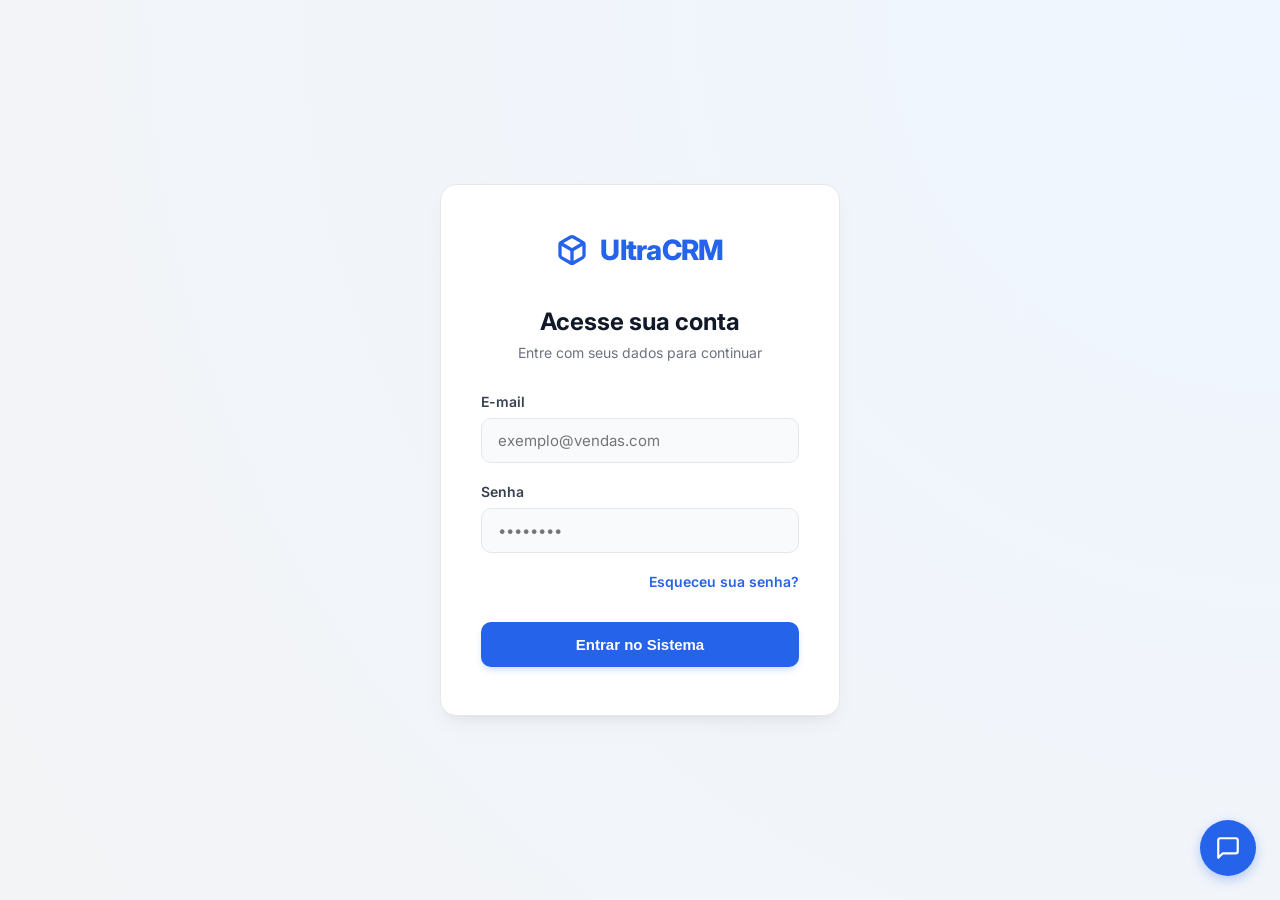
<file: index.html>
<!DOCTYPE html>
<html lang="pt-BR">
<head>
    <meta charset="UTF-8">
    <meta name="viewport" content="width=device-width, initial-scale=1.0">
    <title>Login - UltraCRM</title>
    <link rel="preconnect" href="https://fonts.googleapis.com">
    <link rel="preconnect" href="https://fonts.gstatic.com" crossorigin>
    <link href="https://fonts.googleapis.com/css2?family=Inter:wght@400;500;600;700&display=swap" rel="stylesheet">
    <style>
        :root {
            --bg-body: #F3F4F6;
            --bg-surface: #FFFFFF;
            --text-main: #111827;
            --text-muted: #6B7280;
            --border-color: #E5E7EB;
            --primary: #2563EB;
            --primary-hover: #1D4ED8;
            --focus-ring: rgba(37, 99, 235, 0.2);
        }
        * { box-sizing: border-box; margin: 0; padding: 0; }
        body { 
            font-family: 'Inter', sans-serif; 
            background: radial-gradient(circle at top right, #EFF6FF 0%, #F3F4F6 100%);
            color: var(--text-main); 
            display: flex; 
            align-items: center; 
            justify-content: center; 
            min-height: 100vh; 
        }
        .auth-container { 
            background: var(--bg-surface); 
            width: 100%; 
            max-width: 400px; 
            padding: 3rem 2.5rem; 
            border-radius: 16px; 
            box-shadow: 0 10px 25px -5px rgba(0, 0, 0, 0.05), 0 8px 10px -6px rgba(0, 0, 0, 0.05); 
            border: 1px solid var(--border-color); 
        }
        .logo { 
            font-size: 1.75rem; 
            font-weight: 800; 
            color: var(--primary); 
            text-align: center; 
            margin-bottom: 2.5rem; 
            display: flex; 
            align-items: center; 
            justify-content: center; 
            gap: 0.75rem; 
            letter-spacing: -0.025em;
        }
        .logo svg { width: 32px; height: 32px; }
        .header { text-align: center; margin-bottom: 2rem; }
        .header h1 { font-size: 1.5rem; font-weight: 700; margin-bottom: 0.5rem; color: #111827; }
        .header p { color: var(--text-muted); font-size: 0.875rem; }
        .form-group { margin-bottom: 1.25rem; }
        .form-group label { display: block; font-size: 0.875rem; font-weight: 600; margin-bottom: 0.5rem; color: #374151; }
        .form-group input { 
            width: 100%; 
            padding: 0.75rem 1rem; 
            border: 1px solid var(--border-color); 
            border-radius: 10px; 
            font-size: 0.9375rem; 
            font-family: inherit; 
            transition: all 0.2s; 
            outline: none; 
            background: #F9FAFB;
        }
        .form-group input:focus { 
            border-color: var(--primary); 
            background: #FFFFFF;
            box-shadow: 0 0 0 4px var(--focus-ring); 
        }
        .forgot-link { 
            display: block; 
            text-align: right; 
            font-size: 0.875rem; 
            color: var(--primary); 
            text-decoration: none; 
            font-weight: 600; 
            margin-bottom: 2rem; 
        }
        .forgot-link:hover { text-decoration: underline; }
        .btn-primary { 
            width: 100%; 
            background: var(--primary); 
            color: white; 
            border: none; 
            padding: 0.875rem; 
            border-radius: 10px; 
            font-size: 0.9375rem; 
            font-weight: 700; 
            cursor: pointer; 
            transition: all 0.2s; 
            box-shadow: 0 4px 6px -1px rgba(37, 99, 235, 0.2);
        }
        .btn-primary:hover { 
            background: var(--primary-hover); 
            transform: translateY(-1px);
            box-shadow: 0 10px 15px -3px rgba(37, 99, 235, 0.3);
        }
        .btn-primary:active { transform: translateY(0); }
        @media (max-width: 480px) {
            body { padding: 1rem; }
            .auth-container { padding: 2.5rem 1.5rem; border-radius: 12px; }
            .logo { font-size: 1.5rem; margin-bottom: 2rem; }
            .logo svg { width: 28px; height: 28px; }
            .header h1 { font-size: 1.25rem; }
            .header { margin-bottom: 1.5rem; }
        }
    </style>
</head>
<body>
    <div class="auth-container">
        <div class="logo">
            <svg viewBox="0 0 24 24" fill="none" stroke="currentColor" stroke-width="2.5" stroke-linecap="round" stroke-linejoin="round"><path d="M21 16V8a2 2 0 0 0-1-1.73l-7-4a2 2 0 0 0-2 0l-7 4A2 2 0 0 0 3 8v8a2 2 0 0 0 1 1.73l7 4a2 2 0 0 0 2 0l7-4A2 2 0 0 0 21 16z"></path><polyline points="3.27 6.96 12 12.01 20.73 6.96"></polyline><line x1="12" y1="22.08" x2="12" y2="12"></line></svg>
            UltraCRM
        </div>
        <div class="header">
            <h1>Acesse sua conta</h1>
            <p>Entre com seus dados para continuar</p>
        </div>
        <form action="auth/2fa.html">
            <div class="form-group">
                <label for="email">E-mail</label>
                <input type="email" id="email" placeholder="exemplo@vendas.com" required>
            </div>
            <div class="form-group">
                <label for="password">Senha</label>
                <input type="password" id="password" placeholder="••••••••" required>
            </div>
            <a href="auth/forgot.html" class="forgot-link">Esqueceu sua senha?</a>
            <button type="submit" class="btn-primary">Entrar no Sistema</button>
        </form>
    </div>
    <!-- Chat Bubble Widget -->
    <script src="chat-bubble.js" defer></script>
</body>
</html>
</file>
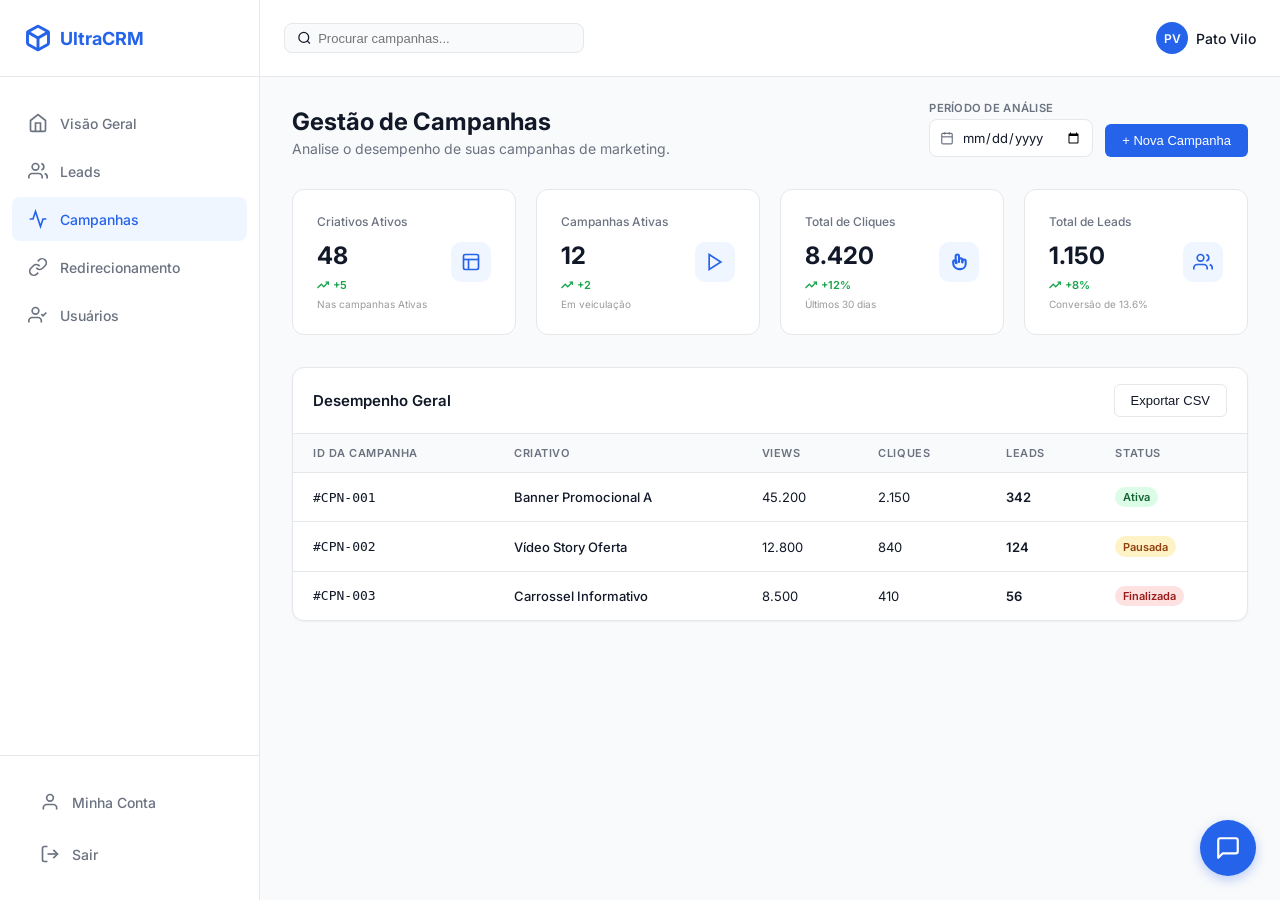
<file: campanhas.html>
<!DOCTYPE html>
<html lang="pt-BR">
<head>
    <meta charset="UTF-8">
    <meta name="viewport" content="width=device-width, initial-scale=1.0">
    <title>Campanhas - UltraCRM</title>
    <link rel="preconnect" href="https://fonts.googleapis.com">
    <link rel="preconnect" href="https://fonts.gstatic.com" crossorigin>
    <link href="https://fonts.googleapis.com/css2?family=Inter:wght@400;500;600;700&display=swap" rel="stylesheet">
    <link rel="stylesheet" href="styles.css">
    <style>
        .filter-group { display: flex; flex-direction: column; gap: 4px; }
        .filter-label { font-size: 0.7rem; font-weight: 600; color: var(--text-muted); text-transform: uppercase; letter-spacing: 0.025em; }
        .custom-date-input {
            position: relative;
            display: flex;
            align-items: center;
            background: white;
            border: 1px solid var(--border-color);
            border-radius: 8px;
            padding: 0 10px;
            height: 38px;
            transition: all 0.2s;
            cursor: pointer;
        }
        .custom-date-input:focus-within { border-color: var(--primary); box-shadow: 0 0 0 3px rgba(37, 99, 235, 0.1); }
        .custom-date-input svg { color: var(--text-muted); margin-right: 8px; }
        .custom-date-input input {
            border: none;
            outline: none;
            background: transparent;
            font-size: 0.8125rem;
            color: var(--text-main);
            font-family: inherit;
            width: 120px;
            cursor: pointer;
        }
    </style>
    <script src="scripts.js" defer></script>
</head>
<body>
    <div class="layout-wrapper">
        <!-- Sidebar -->
        <aside class="sidebar" id="sidebar">
            <div class="sidebar-header">
                <a href="index.html" class="logo">
                    <svg viewBox="0 0 24 24" fill="none" stroke="currentColor" stroke-width="2.5" stroke-linecap="round" stroke-linejoin="round"><path d="M21 16V8a2 2 0 0 0-1-1.73l-7-4a2 2 0 0 0-2 0l-7 4A2 2 0 0 0 3 8v8a2 2 0 0 0 1 1.73l7 4a2 2 0 0 0 2 0l7-4A2 2 0 0 0 21 16z"></path><polyline points="3.27 6.96 12 12.01 20.73 6.96"></polyline><line x1="12" y1="22.08" x2="12" y2="12"></line></svg>
                    <h2>UltraCRM</h2>
                </a>
                <div class="close-sidebar" id="closeSidebar">
                    <svg viewBox="0 0 24 24" fill="none" stroke="currentColor" stroke-width="2" width="24" height="24"><line x1="18" y1="6" x2="6" y2="18"></line><line x1="6" y1="6" x2="18" y2="18"></line></svg>
                </div>
            </div>
            <nav class="nav-links">
                <li class="nav-item"><a href="dashboard.html" class="nav-link"><svg viewBox="0 0 24 24" fill="none" stroke="currentColor" stroke-width="2"><path d="M3 9l9-7 9 7v11a2 2 0 0 1-2 2H5a2 2 0 0 1-2-2z"></path><polyline points="9 22 9 12 15 12 15 22"></polyline></svg> Visão Geral</a></li>
                <li class="nav-item"><a href="leads.html" class="nav-link"><svg viewBox="0 0 24 24" fill="none" stroke="currentColor" stroke-width="2"><path d="M17 21v-2a4 4 0 0 0-4-4H5a4 4 0 0 0-4 4v2"></path><circle cx="9" cy="7" r="4"></circle><path d="M23 21v-2a4 4 0 0 0-3-3.87"></path><path d="M16 3.13a4 4 0 0 1 0 7.75"></path></svg> Leads</a></li>
                <li class="nav-item"><a href="campanhas.html" class="nav-link active"><svg viewBox="0 0 24 24" fill="none" stroke="currentColor" stroke-width="2"><polyline points="22 12 18 12 15 21 9 3 6 12 2 12"></polyline></svg> Campanhas</a></li>
                <li class="nav-item"><a href="redirecionamento.html" class="nav-link"><svg viewBox="0 0 24 24" fill="none" stroke="currentColor" stroke-width="2"><path d="M10 13a5 5 0 0 0 7.54.54l3-3a5 5 0 0 0-7.07-7.07l-1.72 1.71"></path><path d="M14 11a5 5 0 0 0-7.54-.54l-3 3a5 5 0 0 0 7.07 7.07l1.71-1.71"></path></svg> Redirecionamento</a></li>
                <li class="nav-item"><a href="usuarios.html" class="nav-link"><svg viewBox="0 0 24 24" fill="none" stroke="currentColor" stroke-width="2"><path d="M16 21v-2a4 4 0 0 0-4-4H5a4 4 0 0 0-4 4v2"></path><circle cx="9" cy="7" r="4"></circle><polyline points="16 11 18 13 22 9"></polyline></svg> Usuários</a></li>
            </nav>
            <div class="sidebar-footer">
                <a href="conta.html" class="nav-link"><svg viewBox="0 0 24 24" fill="none" stroke="currentColor" stroke-width="2"><path d="M20 21v-2a4 4 0 0 0-4-4H8a4 4 0 0 0-4 4v2"></path><circle cx="12" cy="7" r="4"></circle></svg> Minha Conta</a>
                <a href="index.html" class="nav-link" style="margin-top: 0.5rem;"><svg viewBox="0 0 24 24" fill="none" stroke="currentColor" stroke-width="2"><path d="M9 21H5a2 2 0 0 1-2-2V5a2 2 0 0 1 2-2h4"></path><polyline points="16 17 21 12 16 7"></polyline><line x1="21" y1="12" x2="9" y2="12"></line></svg> Sair</a>
            </div>
        </aside>

        <!-- Main Content -->
        <main class="main-content">
            <header class="top-nav">
                <div style="display: flex; align-items: center;">
                    <div class="mobile-toggle" id="mobileToggle">
                        <svg viewBox="0 0 24 24" fill="none" stroke="currentColor" stroke-width="2" width="24" height="24"><line x1="3" y1="12" x2="21" y2="12"></line><line x1="3" y1="6" x2="21" y2="6"></line><line x1="3" y1="18" x2="21" y2="18"></line></svg>
                    </div>
                    <div class="search-bar">
                        <svg viewBox="0 0 24 24" fill="none" stroke="currentColor" stroke-width="2" width="16" height="16"><circle cx="11" cy="11" r="8"></circle><line x1="21" y1="21" x2="16.65" y2="16.65"></line></svg>
                        <input type="text" placeholder="Procurar campanhas...">
                    </div>
                </div>
                <div class="top-nav-right">
                    <a href="conta.html" style="text-decoration: none; color: inherit;">
                        <div class="user-profile">
                            <div class="user-avatar">PV</div>
                            <div class="user-info">
                                <span>Pato Vilo</span>
                            </div>
                        </div>
                    </a>
                </div>
            </header>

            <div class="container">
                <div class="page-header">
                    <div>
                        <h1>Gestão de Campanhas</h1>
                        <p>Analise o desempenho de suas campanhas de marketing.</p>
                    </div>
                    <div style="display: flex; gap: 0.75rem; align-items: flex-end;">
                        <div class="filter-group">
                            <label class="filter-label">Período de Análise</label>
                            <div class="custom-date-input" onclick="this.querySelector('input').showPicker()">
                                <svg viewBox="0 0 24 24" fill="none" stroke="currentColor" stroke-width="2" width="14" height="14"><rect x="3" y="4" width="18" height="18" rx="2" ry="2"></rect><line x1="16" y1="2" x2="16" y2="6"></line><line x1="8" y1="2" x2="8" y2="6"></line><line x1="3" y1="10" x2="21" y2="10"></line></svg>
                                <input type="date" id="campaignDateFilter">
                            </div>
                        </div>
                        <button class="btn btn-primary" onclick="openModal('newCampaignModal')">+ Nova Campanha</button>
                    </div>
                </div>

                <div class="p-stats-grid">
                    <div class="p-stat-card p-card-white">
                        <div class="p-stat-info">
                            <span class="p-stat-title">Criativos Ativos</span>
                            <span class="p-stat-value" id="val-criativos">48</span>
                            <span class="p-stat-trend">
                                <svg viewBox="0 0 24 24" fill="none" stroke="currentColor" stroke-width="2.5" width="12" height="12"><polyline points="23 6 13.5 15.5 8.5 10.5 1 18"></polyline><polyline points="17 6 23 6 23 12"></polyline></svg>
                                +5
                            </span>
                            <span class="p-stat-subtext">Nas campanhas Ativas</span>
                        </div>
                        <div class="p-stat-icon-box">
                            <svg viewBox="0 0 24 24" fill="none" stroke="currentColor" stroke-width="2"><rect x="3" y="3" width="18" height="18" rx="2" ry="2"></rect><line x1="3" y1="9" x2="21" y2="9"></line><line x1="9" y1="21" x2="9" y2="9"></line></svg>
                        </div>
                    </div>
                    <div class="p-stat-card p-card-white">
                        <div class="p-stat-info">
                            <span class="p-stat-title">Campanhas Ativas</span>
                            <span class="p-stat-value" id="val-campanhas">12</span>
                            <span class="p-stat-trend">
                                <svg viewBox="0 0 24 24" fill="none" stroke="currentColor" stroke-width="2.5" width="12" height="12"><polyline points="23 6 13.5 15.5 8.5 10.5 1 18"></polyline><polyline points="17 6 23 6 23 12"></polyline></svg>
                                +2
                            </span>
                            <span class="p-stat-subtext">Em veiculação</span>
                        </div>
                        <div class="p-stat-icon-box">
                            <svg viewBox="0 0 24 24" fill="none" stroke="currentColor" stroke-width="2"><polygon points="5 3 19 12 5 21 5 3"></polygon></svg>
                        </div>
                    </div>
                    <div class="p-stat-card p-card-white">
                        <div class="p-stat-info">
                            <span class="p-stat-title">Total de Cliques</span>
                            <span class="p-stat-value" id="val-cliques">8.420</span>
                            <span class="p-stat-trend">
                                <svg viewBox="0 0 24 24" fill="none" stroke="currentColor" stroke-width="2.5" width="12" height="12"><polyline points="23 6 13.5 15.5 8.5 10.5 1 18"></polyline><polyline points="17 6 23 6 23 12"></polyline></svg>
                                +12%
                            </span>
                            <span class="p-stat-subtext">Últimos 30 dias</span>
                        </div>
                        <div class="p-stat-icon-box">
                            <svg viewBox="0 0 24 24" fill="none" stroke="currentColor" stroke-width="2.5" stroke-linecap="round" stroke-linejoin="round" width="24" height="24"><path d="M8 13V5a2 2 0 0 1 4 0v7"/><path d="M12 11.5v-2a2 2 0 0 1 4 0v2.5"/><path d="M16 12.5v-1.5a2 2 0 0 1 4 0v3.5a6 6 0 0 1-6 6h-2a7 7 0 0 1-7-7v-1.5a2 2 0 0 1 4 0v1.5"/></svg>
                        </div>
                    </div>
                    <div class="p-stat-card p-card-white">
                        <div class="p-stat-info">
                            <span class="p-stat-title">Total de Leads</span>
                            <span class="p-stat-value" id="val-leads">1.150</span>
                            <span class="p-stat-trend">
                                <svg viewBox="0 0 24 24" fill="none" stroke="currentColor" stroke-width="2.5" width="12" height="12"><polyline points="23 6 13.5 15.5 8.5 10.5 1 18"></polyline><polyline points="17 6 23 6 23 12"></polyline></svg>
                                +8%
                            </span>
                            <span class="p-stat-subtext">Conversão de 13.6%</span>
                        </div>
                        <div class="p-stat-icon-box">
                            <svg viewBox="0 0 24 24" fill="none" stroke="currentColor" stroke-width="2"><path d="M17 21v-2a4 4 0 0 0-4-4H5a4 4 0 0 0-4 4v2"></path><circle cx="9" cy="7" r="4"></circle><path d="M23 21v-2a4 4 0 0 0-3-3.87"></path><path d="M16 3.13a4 4 0 0 1 0 7.75"></path></svg>
                        </div>
                    </div>
                </div>

                <div class="card-table">
                    <div class="card-header">
                        <h3>Desempenho Geral</h3>
                        <button class="btn btn-outline" onclick="exportTableToCSV('campaignsTable', 'campanhas.csv')">Exportar CSV</button>
                    </div>
                    <div class="table-responsive">
                        <table class="table" id="campaignsTable">
                            <thead>
                                <tr>
                                    <th>ID DA CAMPANHA</th>
                                    <th>CRIATIVO</th>
                                    <th>VIEWS</th>
                                    <th>CLIQUES</th>
                                    <th>LEADS</th>
                                    <th>STATUS</th>
                                </tr>
                            </thead>
                            <tbody>
                                <tr>
                                    <td style="font-family: monospace;">#CPN-001</td>
                                    <td style="font-weight: 500;">Banner Promocional A</td>
                                    <td>45.200</td>
                                    <td>2.150</td>
                                    <td style="font-weight: 600;">342</td>
                                    <td><span class="badge badge-green">Ativa</span></td>
                                </tr>
                                <tr>
                                    <td style="font-family: monospace;">#CPN-002</td>
                                    <td style="font-weight: 500;">Vídeo Story Oferta</td>
                                    <td>12.800</td>
                                    <td>840</td>
                                    <td style="font-weight: 600;">124</td>
                                    <td><span class="badge badge-yellow">Pausada</span></td>
                                </tr>
                                <tr>
                                    <td style="font-family: monospace;">#CPN-003</td>
                                    <td style="font-weight: 500;">Carrossel Informativo</td>
                                    <td>8.500</td>
                                    <td>410</td>
                                    <td style="font-weight: 600;">56</td>
                                    <td><span class="badge badge-red">Finalizada</span></td>
                                </tr>
                            </tbody>
                        </table>
                    </div>
                </div>
            </div>
        </main>
    </div>

    <!-- Modal Nova Campanha -->
    <div id="newCampaignModal" class="modal-overlay">
        <div class="modal-container">
            <div class="modal-header">
                <h3>+ Nova Campanha</h3>
                <div class="close-modal" onclick="closeModal('newCampaignModal')">
                    <svg viewBox="0 0 24 24" fill="none" stroke="currentColor" stroke-width="2" width="20" height="20"><line x1="18" y1="6" x2="6" y2="18"></line><line x1="6" y1="6" x2="18" y2="18"></line></svg>
                </div>
            </div>
            <div class="modal-body">
                <form id="campaignForm">
                    <div class="form-group">
                        <label for="campNome">Nome da Campanha</label>
                        <input type="text" id="campNome" class="form-control" placeholder="Ex: Lançamento Inverno 2024">
                    </div>
                    <div class="form-group">
                        <label for="campStatus">Status</label>
                        <select id="campStatus" class="form-control">
                            <option value="Ativa">Ativa</option>
                            <option value="Pausada">Pausada</option>
                            <option value="Finalizada">Finalizada</option>
                        </select>
                    </div>
                </form>
            </div>
            <div class="modal-footer">
                <button class="btn btn-outline" onclick="closeModal('newCampaignModal')">Cancelar</button>
                <button class="btn btn-primary" onclick="closeModal('newCampaignModal')">Criar Campanha</button>
            </div>
        </div>
    </div>

    <!-- Sidebar Logic handled by scripts.js -->
    <script>
        // Date Filter Logic for Stats and Table
        document.getElementById('campaignDateFilter').addEventListener('change', function() {
            const valCriativos = document.getElementById('val-criativos');
            const valCampanhas = document.getElementById('val-campanhas');
            const valCliques = document.getElementById('val-cliques');
            const valLeads = document.getElementById('val-leads');
            const tableRows = document.querySelectorAll('#campaignsTable tbody tr');

            // Simulate loading effect
            const elementsToAnimate = [valCriativos, valCampanhas, valCliques, valLeads];
            tableRows.forEach(row => elementsToAnimate.push(row));
            
            elementsToAnimate.forEach(el => el.style.opacity = '0.5');
            
            setTimeout(() => {
                // Update Stats
                valCriativos.innerText = Math.floor(Math.random() * 20) + 30;
                valCampanhas.innerText = Math.floor(Math.random() * 5) + 8;
                valCliques.innerText = (Math.random() * 5000 + 3000).toLocaleString('pt-BR', { maximumFractionDigits: 0 });
                valLeads.innerText = (Math.random() * 800 + 400).toLocaleString('pt-BR', { maximumFractionDigits: 0 });
                
                // Update Table Values
                tableRows.forEach(row => {
                    const views = row.cells[2];
                    const cliques = row.cells[3];
                    const leads = row.cells[4];
                    
                    const newValViews = Math.floor(Math.random() * 50000) + 5000;
                    const newValCliques = Math.floor(newValViews * (Math.random() * 0.05 + 0.02));
                    const newValLeads = Math.floor(newValCliques * (Math.random() * 0.2 + 0.1));
                    
                    views.innerText = newValViews.toLocaleString('pt-BR');
                    cliques.innerText = newValCliques.toLocaleString('pt-BR');
                    leads.innerText = newValLeads.toLocaleString('pt-BR');
                });

                elementsToAnimate.forEach(el => el.style.opacity = '1');
            }, 500);
        });
    </script>
    <!-- Chat Bubble Widget -->
    <script src="chat-bubble.js" defer></script>
</body>
</html>
</file>
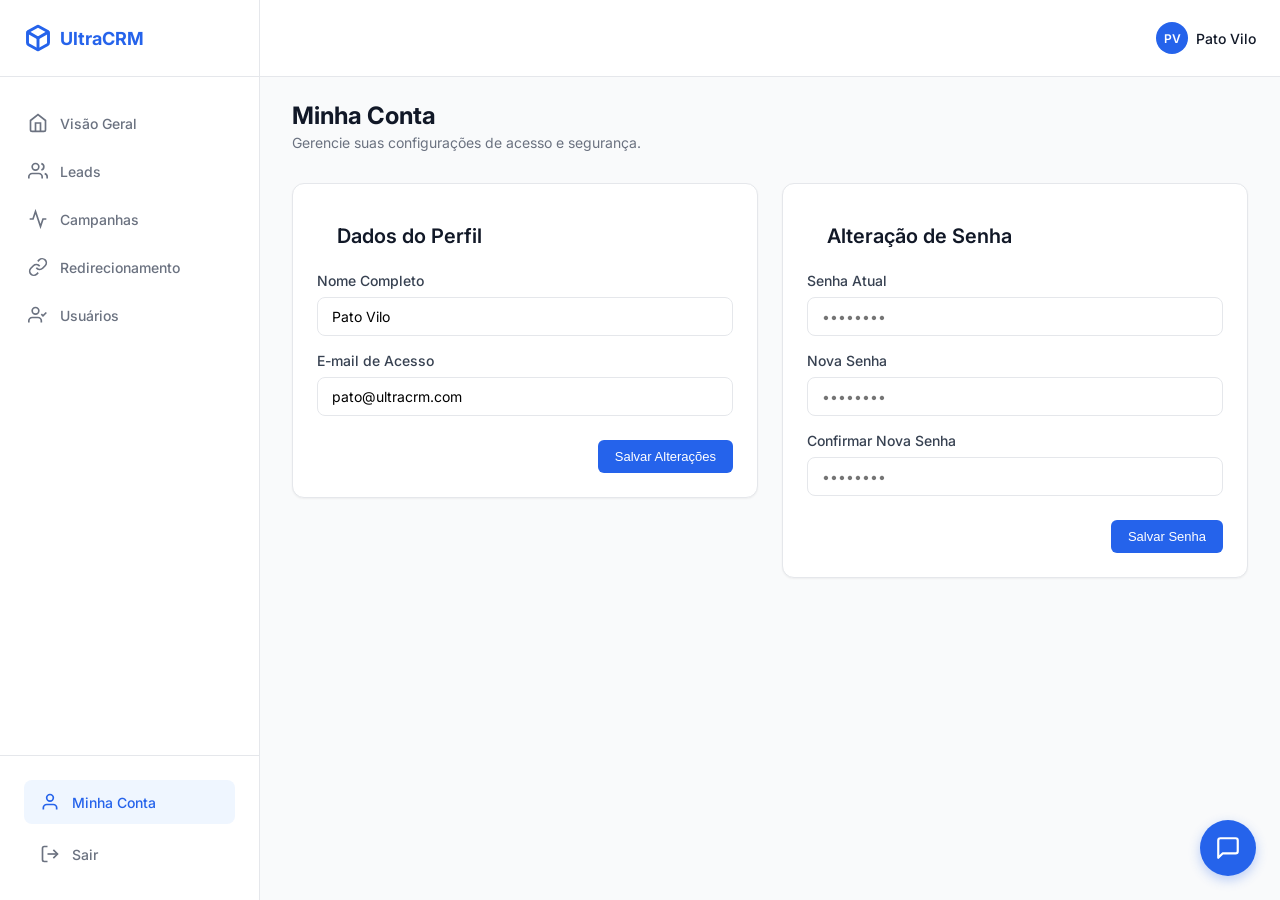
<file: conta.html>
<!DOCTYPE html>
<html lang="pt-BR">
<head>
    <meta charset="UTF-8">
    <meta name="viewport" content="width=device-width, initial-scale=1.0">
    <title>Minha Conta - UltraCRM</title>
    <link rel="preconnect" href="https://fonts.googleapis.com">
    <link rel="preconnect" href="https://fonts.gstatic.com" crossorigin>
    <link href="https://fonts.googleapis.com/css2?family=Inter:wght@400;500;600;700&display=swap" rel="stylesheet">
    <link rel="stylesheet" href="styles.css">
    <script src="scripts.js" defer></script>
</head>
<body>
    <div class="layout-wrapper">
        <!-- Sidebar -->
        <aside class="sidebar" id="sidebar">
            <div class="sidebar-header">
                <a href="index.html" class="logo">
                    <svg viewBox="0 0 24 24" fill="none" stroke="currentColor" stroke-width="2.5" stroke-linecap="round" stroke-linejoin="round"><path d="M21 16V8a2 2 0 0 0-1-1.73l-7-4a2 2 0 0 0-2 0l-7 4A2 2 0 0 0 3 8v8a2 2 0 0 0 1 1.73l7 4a2 2 0 0 0 2 0l7-4A2 2 0 0 0 21 16z"></path><polyline points="3.27 6.96 12 12.01 20.73 6.96"></polyline><line x1="12" y1="22.08" x2="12" y2="12"></line></svg>
                    <h2>UltraCRM</h2>
                </a>
                <div class="close-sidebar" id="closeSidebar">
                    <svg viewBox="0 0 24 24" fill="none" stroke="currentColor" stroke-width="2" width="24" height="24"><line x1="18" y1="6" x2="6" y2="18"></line><line x1="6" y1="6" x2="18" y2="18"></line></svg>
                </div>
            </div>
            <nav class="nav-links">
                <li class="nav-item"><a href="dashboard.html" class="nav-link"><svg viewBox="0 0 24 24" fill="none" stroke="currentColor" stroke-width="2"><path d="M3 9l9-7 9 7v11a2 2 0 0 1-2 2H5a2 2 0 0 1-2-2z"></path><polyline points="9 22 9 12 15 12 15 22"></polyline></svg> Visão Geral</a></li>
                <li class="nav-item"><a href="leads.html" class="nav-link"><svg viewBox="0 0 24 24" fill="none" stroke="currentColor" stroke-width="2"><path d="M17 21v-2a4 4 0 0 0-4-4H5a4 4 0 0 0-4 4v2"></path><circle cx="9" cy="7" r="4"></circle><path d="M23 21v-2a4 4 0 0 0-3-3.87"></path><path d="M16 3.13a4 4 0 0 1 0 7.75"></path></svg> Leads</a></li>
                <li class="nav-item"><a href="campanhas.html" class="nav-link"><svg viewBox="0 0 24 24" fill="none" stroke="currentColor" stroke-width="2"><polyline points="22 12 18 12 15 21 9 3 6 12 2 12"></polyline></svg> Campanhas</a></li>
                <li class="nav-item"><a href="redirecionamento.html" class="nav-link"><svg viewBox="0 0 24 24" fill="none" stroke="currentColor" stroke-width="2"><path d="M10 13a5 5 0 0 0 7.54.54l3-3a5 5 0 0 0-7.07-7.07l-1.72 1.71"></path><path d="M14 11a5 5 0 0 0-7.54-.54l-3 3a5 5 0 0 0 7.07 7.07l1.71-1.71"></path></svg> Redirecionamento</a></li>
                <li class="nav-item"><a href="usuarios.html" class="nav-link"><svg viewBox="0 0 24 24" fill="none" stroke="currentColor" stroke-width="2"><path d="M16 21v-2a4 4 0 0 0-4-4H5a4 4 0 0 0-4 4v2"></path><circle cx="9" cy="7" r="4"></circle><polyline points="16 11 18 13 22 9"></polyline></svg> Usuários</a></li>
            </nav>
            <div class="sidebar-footer">
                <a href="conta.html" class="nav-link active"><svg viewBox="0 0 24 24" fill="none" stroke="currentColor" stroke-width="2"><path d="M20 21v-2a4 4 0 0 0-4-4H8a4 4 0 0 0-4 4v2"></path><circle cx="12" cy="7" r="4"></circle></svg> Minha Conta</a>
                <a href="index.html" class="nav-link" style="margin-top: 0.5rem;"><svg viewBox="0 0 24 24" fill="none" stroke="currentColor" stroke-width="2"><path d="M9 21H5a2 2 0 0 1-2-2V5a2 2 0 0 1 2-2h4"></path><polyline points="16 17 21 12 16 7"></polyline><line x1="21" y1="12" x2="9" y2="12"></line></svg> Sair</a>
            </div>
        </aside>

        <!-- Main Content -->
        <main class="main-content">
            <header class="top-nav">
                <div style="display: flex; align-items: center;">
                    <div class="mobile-toggle" id="mobileToggle">
                        <svg viewBox="0 0 24 24" fill="none" stroke="currentColor" stroke-width="2" width="24" height="24"><line x1="3" y1="12" x2="21" y2="12"></line><line x1="3" y1="6" x2="21" y2="6"></line><line x1="3" y1="18" x2="21" y2="18"></line></svg>
                    </div>
                </div>
                <div class="top-nav-right">
                    <a href="conta.html" style="text-decoration: none; color: inherit;">
                        <div class="user-profile">
                            <div class="user-avatar">PV</div>
                            <div class="user-info">
                                <span>Pato Vilo</span>
                            </div>
                        </div>
                    </a>
                </div>
            </header>

            <div class="container">
                <div class="page-header">
                    <div>
                        <h1>Minha Conta</h1>
                        <p>Gerencie suas configurações de acesso e segurança.</p>
                    </div>
                </div>

                <div class="account-grid">
                    <!-- Profile Settings -->
                    <div class="card-table" style="padding: 1.5rem; align-self: start;">
                        <div class="card-header" style="margin-bottom: 1.5rem; border-bottom: none; padding-bottom: 0;">
                            <h3 style="font-size: 1.25rem;">Dados do Perfil</h3>
                        </div>
                        <form onsubmit="event.preventDefault(); alert('Perfil atualizado com sucesso!');">
                            <div class="form-group" style="margin-bottom: 1rem;">
                                <label for="userName" style="display: block; font-size: 0.875rem; font-weight: 500; color: #374151; margin-bottom: 0.5rem;">Nome Completo</label>
                                <input type="text" id="userName" class="form-control" value="Pato Vilo" required>
                            </div>
                            <div class="form-group" style="margin-bottom: 1.5rem;">
                                <label for="userEmail" style="display: block; font-size: 0.875rem; font-weight: 500; color: #374151; margin-bottom: 0.5rem;">E-mail de Acesso</label>
                                <input type="email" id="userEmail" class="form-control" value="pato@ultracrm.com" required>
                            </div>
                            <div style="display: flex; justify-content: flex-end;">
                                <button type="submit" class="btn btn-primary">Salvar Alterações</button>
                            </div>
                        </form>
                    </div>

                    <!-- Password Settings -->
                    <div class="card-table" style="padding: 1.5rem; align-self: start;">
                        <div class="card-header" style="margin-bottom: 1.5rem; border-bottom: none; padding-bottom: 0;">
                            <h3 style="font-size: 1.25rem;">Alteração de Senha</h3>
                        </div>
                        <form onsubmit="event.preventDefault(); alert('Senha atualizada com sucesso!');">
                            <div class="form-group" style="margin-bottom: 1rem;">
                                <label for="currentPassword" style="display: block; font-size: 0.875rem; font-weight: 500; color: #374151; margin-bottom: 0.5rem;">Senha Atual</label>
                                <input type="password" id="currentPassword" class="form-control" placeholder="••••••••" required>
                            </div>
                            <div class="form-group" style="margin-bottom: 1rem;">
                                <label for="newPassword" style="display: block; font-size: 0.875rem; font-weight: 500; color: #374151; margin-bottom: 0.5rem;">Nova Senha</label>
                                <input type="password" id="newPassword" class="form-control" placeholder="••••••••" required>
                            </div>
                            <div class="form-group" style="margin-bottom: 1.5rem;">
                                <label for="confirmPassword" style="display: block; font-size: 0.875rem; font-weight: 500; color: #374151; margin-bottom: 0.5rem;">Confirmar Nova Senha</label>
                                <input type="password" id="confirmPassword" class="form-control" placeholder="••••••••" required>
                            </div>
                            <div style="display: flex; justify-content: flex-end;">
                                <button type="submit" class="btn btn-primary">Salvar Senha</button>
                            </div>
                        </form>
                    </div>
                </div>

            </div>
        </main>
    </div>

    <!-- Chat Bubble Widget -->
    <script src="chat-bubble.js" defer></script>
</body>
</html>
</file>
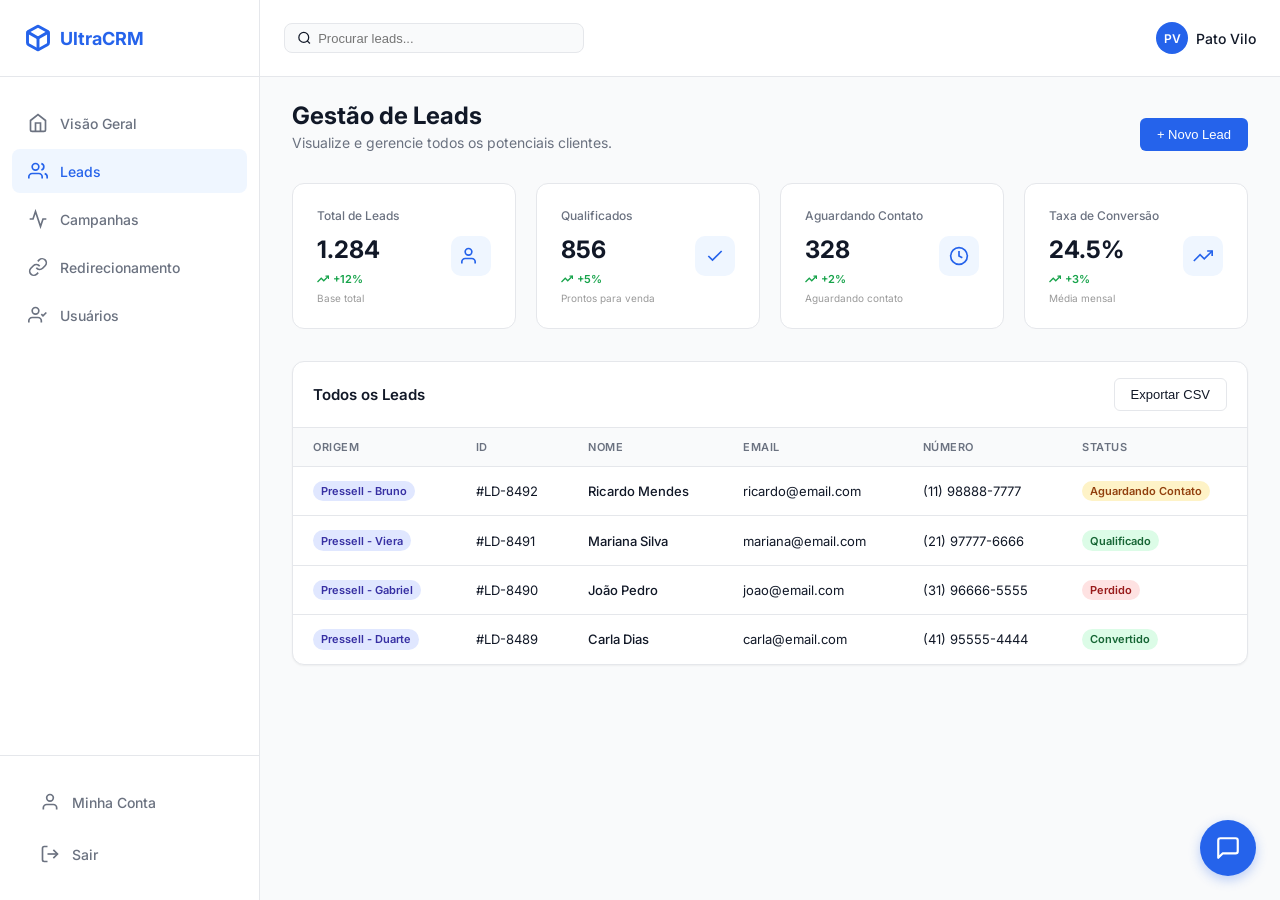
<file: leads.html>
<!DOCTYPE html>
<html lang="pt-BR">
<head>
    <meta charset="UTF-8">
    <meta name="viewport" content="width=device-width, initial-scale=1.0">
    <title>Leads - UltraCRM</title>
    <link rel="preconnect" href="https://fonts.googleapis.com">
    <link rel="preconnect" href="https://fonts.gstatic.com" crossorigin>
    <link href="https://fonts.googleapis.com/css2?family=Inter:wght@400;500;600;700&display=swap" rel="stylesheet">
    <link rel="stylesheet" href="styles.css">
    <script src="scripts.js" defer></script>
</head>
<body>
    <div class="layout-wrapper">
        <!-- Sidebar -->
        <aside class="sidebar" id="sidebar">
            <div class="sidebar-header">
                <a href="index.html" class="logo">
                    <svg viewBox="0 0 24 24" fill="none" stroke="currentColor" stroke-width="2.5" stroke-linecap="round" stroke-linejoin="round"><path d="M21 16V8a2 2 0 0 0-1-1.73l-7-4a2 2 0 0 0-2 0l-7 4A2 2 0 0 0 3 8v8a2 2 0 0 0 1 1.73l7 4a2 2 0 0 0 2 0l7-4A2 2 0 0 0 21 16z"></path><polyline points="3.27 6.96 12 12.01 20.73 6.96"></polyline><line x1="12" y1="22.08" x2="12" y2="12"></line></svg>
                    <h2>UltraCRM</h2>
                </a>
                <div class="close-sidebar" id="closeSidebar">
                    <svg viewBox="0 0 24 24" fill="none" stroke="currentColor" stroke-width="2" width="24" height="24"><line x1="18" y1="6" x2="6" y2="18"></line><line x1="6" y1="6" x2="18" y2="18"></line></svg>
                </div>
            </div>
            <nav class="nav-links">
                <li class="nav-item"><a href="dashboard.html" class="nav-link"><svg viewBox="0 0 24 24" fill="none" stroke="currentColor" stroke-width="2"><path d="M3 9l9-7 9 7v11a2 2 0 0 1-2 2H5a2 2 0 0 1-2-2z"></path><polyline points="9 22 9 12 15 12 15 22"></polyline></svg> Visão Geral</a></li>
                <li class="nav-item"><a href="leads.html" class="nav-link active"><svg viewBox="0 0 24 24" fill="none" stroke="currentColor" stroke-width="2"><path d="M17 21v-2a4 4 0 0 0-4-4H5a4 4 0 0 0-4 4v2"></path><circle cx="9" cy="7" r="4"></circle><path d="M23 21v-2a4 4 0 0 0-3-3.87"></path><path d="M16 3.13a4 4 0 0 1 0 7.75"></path></svg> Leads</a></li>
                <li class="nav-item"><a href="campanhas.html" class="nav-link"><svg viewBox="0 0 24 24" fill="none" stroke="currentColor" stroke-width="2"><polyline points="22 12 18 12 15 21 9 3 6 12 2 12"></polyline></svg> Campanhas</a></li>
                <li class="nav-item"><a href="redirecionamento.html" class="nav-link"><svg viewBox="0 0 24 24" fill="none" stroke="currentColor" stroke-width="2"><path d="M10 13a5 5 0 0 0 7.54.54l3-3a5 5 0 0 0-7.07-7.07l-1.72 1.71"></path><path d="M14 11a5 5 0 0 0-7.54-.54l-3 3a5 5 0 0 0 7.07 7.07l1.71-1.71"></path></svg> Redirecionamento</a></li>
                <li class="nav-item"><a href="usuarios.html" class="nav-link"><svg viewBox="0 0 24 24" fill="none" stroke="currentColor" stroke-width="2"><path d="M16 21v-2a4 4 0 0 0-4-4H5a4 4 0 0 0-4 4v2"></path><circle cx="9" cy="7" r="4"></circle><polyline points="16 11 18 13 22 9"></polyline></svg> Usuários</a></li>
            </nav>
            <div class="sidebar-footer">
                <a href="conta.html" class="nav-link"><svg viewBox="0 0 24 24" fill="none" stroke="currentColor" stroke-width="2"><path d="M20 21v-2a4 4 0 0 0-4-4H8a4 4 0 0 0-4 4v2"></path><circle cx="12" cy="7" r="4"></circle></svg> Minha Conta</a>
                <a href="index.html" class="nav-link" style="margin-top: 0.5rem;"><svg viewBox="0 0 24 24" fill="none" stroke="currentColor" stroke-width="2"><path d="M9 21H5a2 2 0 0 1-2-2V5a2 2 0 0 1 2-2h4"></path><polyline points="16 17 21 12 16 7"></polyline><line x1="21" y1="12" x2="9" y2="12"></line></svg> Sair</a>
            </div>
        </aside>

        <!-- Main Content -->
        <main class="main-content">
            <header class="top-nav">
                <div style="display: flex; align-items: center;">
                    <div class="mobile-toggle" id="mobileToggle">
                        <svg viewBox="0 0 24 24" fill="none" stroke="currentColor" stroke-width="2" width="24" height="24"><line x1="3" y1="12" x2="21" y2="12"></line><line x1="3" y1="6" x2="21" y2="6"></line><line x1="3" y1="18" x2="21" y2="18"></line></svg>
                    </div>
                    <div class="search-bar">
                        <svg viewBox="0 0 24 24" fill="none" stroke="currentColor" stroke-width="2" width="16" height="16"><circle cx="11" cy="11" r="8"></circle><line x1="21" y1="21" x2="16.65" y2="16.65"></line></svg>
                        <input type="text" placeholder="Procurar leads...">
                    </div>
                </div>
                <div class="top-nav-right">
                    <a href="conta.html" style="text-decoration: none; color: inherit;">
                        <div class="user-profile">
                            <div class="user-avatar">PV</div>
                            <div class="user-info">
                                <span>Pato Vilo</span>
                            </div>
                        </div>
                    </a>
                </div>
            </header>

            <div class="container">
                <div class="page-header">
                    <div>
                        <h1>Gestão de Leads</h1>
                        <p>Visualize e gerencie todos os potenciais clientes.</p>
                    </div>
                    <button class="btn btn-primary" onclick="openModal('newLeadModal')">+ Novo Lead</button>
                </div>

                <div class="p-stats-grid">
                    <div class="p-stat-card p-card-white">
                        <div class="p-stat-info">
                            <span class="p-stat-title">Total de Leads</span>
                            <span class="p-stat-value">1.284</span>
                            <span class="p-stat-trend">
                                <svg viewBox="0 0 24 24" fill="none" stroke="currentColor" stroke-width="2.5" width="12" height="12"><polyline points="23 6 13.5 15.5 8.5 10.5 1 18"></polyline><polyline points="17 6 23 6 23 12"></polyline></svg>
                                +12%
                            </span>
                            <span class="p-stat-subtext">Base total</span>
                        </div>
                        <div class="p-stat-icon-box">
                            <svg viewBox="0 0 24 24" fill="none" stroke="currentColor" stroke-width="2"><path d="M17 21v-2a4 4 0 0 0-4-4H5a4 4 0 0 0-4 4v2"></path><circle cx="9" cy="7" r="4"></circle></svg>
                        </div>
                    </div>
                    <div class="p-stat-card p-card-white">
                        <div class="p-stat-info">
                            <span class="p-stat-title">Qualificados</span>
                            <span class="p-stat-value">856</span>
                            <span class="p-stat-trend">
                                <svg viewBox="0 0 24 24" fill="none" stroke="currentColor" stroke-width="2.5" width="12" height="12"><polyline points="23 6 13.5 15.5 8.5 10.5 1 18"></polyline><polyline points="17 6 23 6 23 12"></polyline></svg>
                                +5%
                            </span>
                            <span class="p-stat-subtext">Prontos para venda</span>
                        </div>
                        <div class="p-stat-icon-box">
                            <svg viewBox="0 0 24 24" fill="none" stroke="currentColor" stroke-width="2"><polyline points="20 6 9 17 4 12"></polyline></svg>
                        </div>
                    </div>
                    <div class="p-stat-card p-card-white">
                        <div class="p-stat-info">
                            <span class="p-stat-title">Aguardando Contato</span>
                            <span class="p-stat-value">328</span>
                            <span class="p-stat-trend">
                                <svg viewBox="0 0 24 24" fill="none" stroke="currentColor" stroke-width="2.5" width="12" height="12"><polyline points="23 6 13.5 15.5 8.5 10.5 1 18"></polyline><polyline points="17 6 23 6 23 12"></polyline></svg>
                                +2%
                            </span>
                            <span class="p-stat-subtext">Aguardando contato</span>
                        </div>
                        <div class="p-stat-icon-box">
                            <svg viewBox="0 0 24 24" fill="none" stroke="currentColor" stroke-width="2"><circle cx="12" cy="12" r="10"></circle><polyline points="12 6 12 12 16 14"></polyline></svg>
                        </div>
                    </div>
                    <div class="p-stat-card p-card-white">
                        <div class="p-stat-info">
                            <span class="p-stat-title">Taxa de Conversão</span>
                            <span class="p-stat-value">24.5%</span>
                            <span class="p-stat-trend">
                                <svg viewBox="0 0 24 24" fill="none" stroke="currentColor" stroke-width="2.5" width="12" height="12"><polyline points="23 6 13.5 15.5 8.5 10.5 1 18"></polyline><polyline points="17 6 23 6 23 12"></polyline></svg>
                                +3%
                            </span>
                            <span class="p-stat-subtext">Média mensal</span>
                        </div>
                        <div class="p-stat-icon-box">
                            <svg viewBox="0 0 24 24" fill="none" stroke="currentColor" stroke-width="2"><polyline points="23 6 13.5 15.5 8.5 10.5 1 18"></polyline><polyline points="17 6 23 6 23 12"></polyline></svg>
                        </div>
                    </div>
                </div>

                <div class="card-table">
                    <div class="card-header">
                        <h3>Todos os Leads</h3>
                        <button class="btn btn-outline" onclick="exportTableToCSV('leadsTable', 'leads.csv')">Exportar CSV</button>
                    </div>
                    <div class="table-responsive">
                        <table class="table" id="leadsTable">
                            <thead>
                                <tr>
                                    <th>Origem</th>
                                    <th>ID</th>
                                    <th>Nome</th>
                                    <th>Email</th>
                                    <th>Número</th>
                                    <th>Status</th>
                                </tr>
                            </thead>
                            <tbody>
                                <tr>
                                    <td><span class="badge badge-blue">Pressell - Bruno</span></td>
                                    <td>#LD-8492</td>
                                    <td style="font-weight: 500;">Ricardo Mendes</td>
                                    <td>ricardo@email.com</td>
                                    <td>(11) 98888-7777</td>
                                    <td><span class="badge badge-yellow">Aguardando Contato</span></td>
                                </tr>
                                <tr>
                                    <td><span class="badge badge-blue">Pressell - Viera</span></td>
                                    <td>#LD-8491</td>
                                    <td style="font-weight: 500;">Mariana Silva</td>
                                    <td>mariana@email.com</td>
                                    <td>(21) 97777-6666</td>
                                    <td><span class="badge badge-green">Qualificado</span></td>
                                </tr>
                                <tr>
                                    <td><span class="badge badge-blue">Pressell - Gabriel</span></td>
                                    <td>#LD-8490</td>
                                    <td style="font-weight: 500;">João Pedro</td>
                                    <td>joao@email.com</td>
                                    <td>(31) 96666-5555</td>
                                    <td><span class="badge badge-red">Perdido</span></td>
                                </tr>
                                <tr>
                                    <td><span class="badge badge-blue">Pressell - Duarte</span></td>
                                    <td>#LD-8489</td>
                                    <td style="font-weight: 500;">Carla Dias</td>
                                    <td>carla@email.com</td>
                                    <td>(41) 95555-4444</td>
                                    <td><span class="badge badge-green">Convertido</span></td>
                                </tr>
  </tr>
                            </tbody>
                        </table>
                    </div>
                </div>
            </div>
        </main>
    </div>

    <!-- Modal Novo Lead -->
    <div id="newLeadModal" class="modal-overlay">
        <div class="modal-container">
            <div class="modal-header">
                <h3>+ Novo Lead</h3>
                <div class="close-modal" onclick="closeModal('newLeadModal')">
                    <svg viewBox="0 0 24 24" fill="none" stroke="currentColor" stroke-width="2" width="20" height="20"><line x1="18" y1="6" x2="6" y2="18"></line><line x1="6" y1="6" x2="18" y2="18"></line></svg>
                </div>
            </div>
            <div class="modal-body">
                <form id="leadForm">
                    <div class="form-group">
                        <label for="leadOrigem">Origem</label>
                        <select id="leadOrigem" class="form-control">
                            <option value="Pressell - Bruno">Pressell - Bruno</option>
                            <option value="Pressell - Viera">Pressell - Viera</option>
                            <option value="Pressell - Gabriel">Pressell - Gabriel</option>
                            <option value="Pressell - Duarte">Pressell - Duarte</option>
                            <option value="Pressell - Arnaldo">Pressell - Arnaldo</option>
                        </select>
                    </div>
                    <div class="form-group">
                        <label for="leadNome">Nome Completo</label>
                        <input type="text" id="leadNome" class="form-control" placeholder="Ex: Ricardo Mendes">
                    </div>
                    <div class="form-group">
                        <label for="leadEmail">E-mail</label>
                        <input type="email" id="leadEmail" class="form-control" placeholder="Ex: ricardo@email.com">
                    </div>
                    <div class="form-group">
                        <label for="leadNumero">Telefone/WhatsApp</label>
                        <input type="tel" id="leadNumero" class="form-control" placeholder="(11) 99999-9999">
                    </div>
                    <div class="form-group">
                        <label for="leadStatus">Status Inicial</label>
                        <select id="leadStatus" class="form-control">
                            <option value="Aguardando Contato">Aguardando Contato</option>
                            <option value="Qualificado">Qualificado</option>
                            <option value="Convertido">Convertido</option>
                        </select>
                    </div>
                </form>
            </div>
            <div class="modal-footer">
                <button class="btn btn-outline" onclick="closeModal('newLeadModal')">Cancelar</button>
                <button class="btn btn-primary" onclick="closeModal('newLeadModal')">Salvar Lead</button>
            </div>
        </div>
    </div>

    <!-- Sidebar Logic handled by scripts.js -->
    <!-- Chat Bubble Widget -->
    <script src="chat-bubble.js" defer></script>
</body>
</html>
</file>
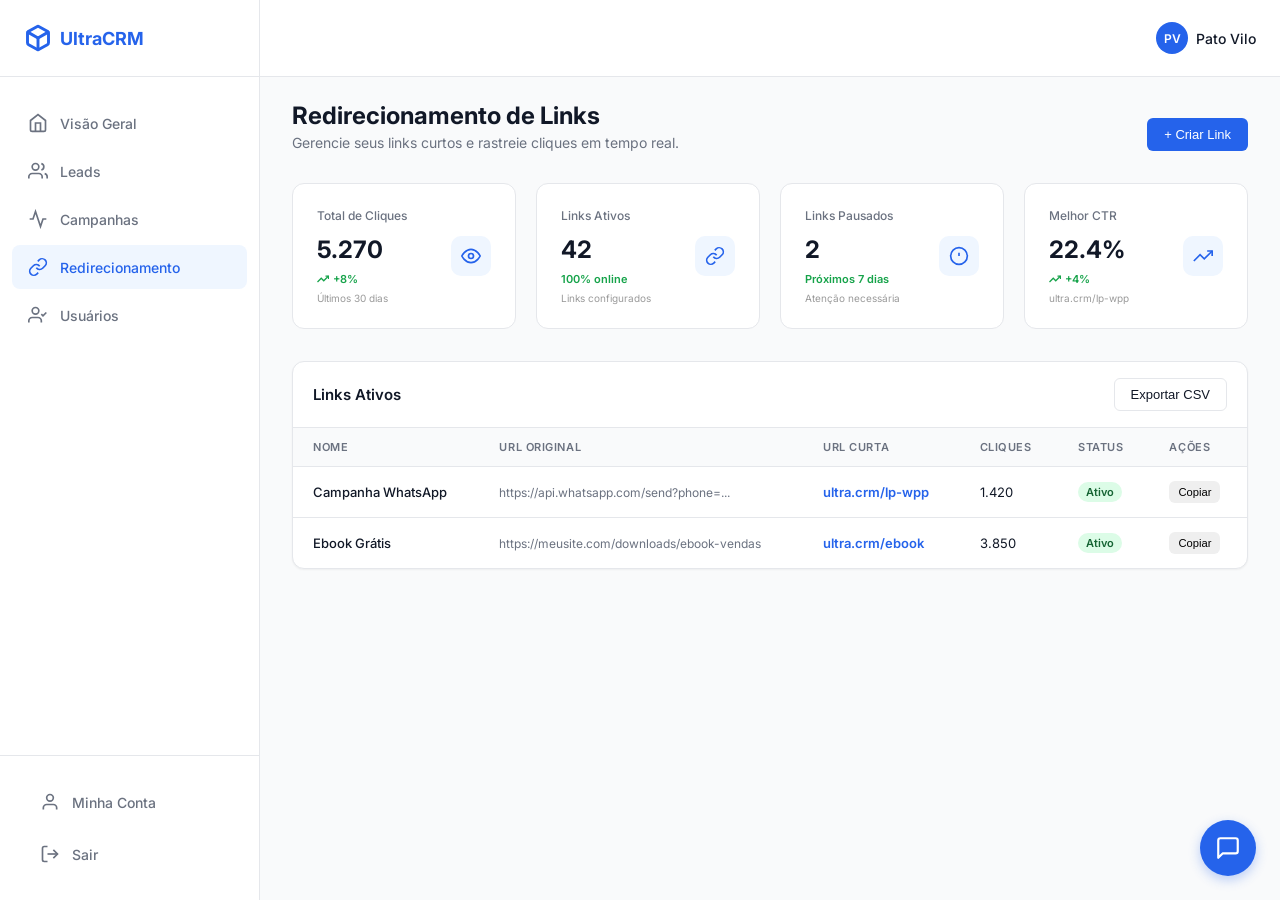
<file: redirecionamento.html>
<!DOCTYPE html>
<html lang="pt-BR">
<head>
    <meta charset="UTF-8">
    <meta name="viewport" content="width=device-width, initial-scale=1.0">
    <title>Redirecionamento - UltraCRM</title>
    <link rel="preconnect" href="https://fonts.googleapis.com">
    <link rel="preconnect" href="https://fonts.gstatic.com" crossorigin>
    <link href="https://fonts.googleapis.com/css2?family=Inter:wght@400;500;600;700&display=swap" rel="stylesheet">
    <link rel="stylesheet" href="styles.css">
    <script src="scripts.js" defer></script>
</head>
<body>
    <div class="layout-wrapper">
        <!-- Sidebar -->
        <aside class="sidebar" id="sidebar">
            <div class="sidebar-header">
                <a href="index.html" class="logo">
                    <svg viewBox="0 0 24 24" fill="none" stroke="currentColor" stroke-width="2.5" stroke-linecap="round" stroke-linejoin="round"><path d="M21 16V8a2 2 0 0 0-1-1.73l-7-4a2 2 0 0 0-2 0l-7 4A2 2 0 0 0 3 8v8a2 2 0 0 0 1 1.73l7 4a2 2 0 0 0 2 0l7-4A2 2 0 0 0 21 16z"></path><polyline points="3.27 6.96 12 12.01 20.73 6.96"></polyline><line x1="12" y1="22.08" x2="12" y2="12"></line></svg>
                    <h2>UltraCRM</h2>
                </a>
                <div class="close-sidebar" id="closeSidebar">
                    <svg viewBox="0 0 24 24" fill="none" stroke="currentColor" stroke-width="2" width="24" height="24"><line x1="18" y1="6" x2="6" y2="18"></line><line x1="6" y1="6" x2="18" y2="18"></line></svg>
                </div>
            </div>
            <nav class="nav-links">
                <li class="nav-item"><a href="dashboard.html" class="nav-link"><svg viewBox="0 0 24 24" fill="none" stroke="currentColor" stroke-width="2"><path d="M3 9l9-7 9 7v11a2 2 0 0 1-2 2H5a2 2 0 0 1-2-2z"></path><polyline points="9 22 9 12 15 12 15 22"></polyline></svg> Visão Geral</a></li>
                <li class="nav-item"><a href="leads.html" class="nav-link"><svg viewBox="0 0 24 24" fill="none" stroke="currentColor" stroke-width="2"><path d="M17 21v-2a4 4 0 0 0-4-4H5a4 4 0 0 0-4 4v2"></path><circle cx="9" cy="7" r="4"></circle><path d="M23 21v-2a4 4 0 0 0-3-3.87"></path><path d="M16 3.13a4 4 0 0 1 0 7.75"></path></svg> Leads</a></li>
                <li class="nav-item"><a href="campanhas.html" class="nav-link"><svg viewBox="0 0 24 24" fill="none" stroke="currentColor" stroke-width="2"><polyline points="22 12 18 12 15 21 9 3 6 12 2 12"></polyline></svg> Campanhas</a></li>
                <li class="nav-item"><a href="redirecionamento.html" class="nav-link active"><svg viewBox="0 0 24 24" fill="none" stroke="currentColor" stroke-width="2"><path d="M10 13a5 5 0 0 0 7.54.54l3-3a5 5 0 0 0-7.07-7.07l-1.72 1.71"></path><path d="M14 11a5 5 0 0 0-7.54-.54l-3 3a5 5 0 0 0 7.07 7.07l1.71-1.71"></path></svg> Redirecionamento</a></li>
                <li class="nav-item"><a href="usuarios.html" class="nav-link"><svg viewBox="0 0 24 24" fill="none" stroke="currentColor" stroke-width="2"><path d="M16 21v-2a4 4 0 0 0-4-4H5a4 4 0 0 0-4 4v2"></path><circle cx="9" cy="7" r="4"></circle><polyline points="16 11 18 13 22 9"></polyline></svg> Usuários</a></li>
            </nav>
            <div class="sidebar-footer">
                <a href="conta.html" class="nav-link"><svg viewBox="0 0 24 24" fill="none" stroke="currentColor" stroke-width="2"><path d="M20 21v-2a4 4 0 0 0-4-4H8a4 4 0 0 0-4 4v2"></path><circle cx="12" cy="7" r="4"></circle></svg> Minha Conta</a>
                <a href="index.html" class="nav-link" style="margin-top: 0.5rem;"><svg viewBox="0 0 24 24" fill="none" stroke="currentColor" stroke-width="2"><path d="M9 21H5a2 2 0 0 1-2-2V5a2 2 0 0 1 2-2h4"></path><polyline points="16 17 21 12 16 7"></polyline><line x1="21" y1="12" x2="9" y2="12"></line></svg> Sair</a>
            </div>
        </aside>

        <!-- Main Content -->
        <main class="main-content">
            <header class="top-nav">
                <div style="display: flex; align-items: center;">
                    <div class="mobile-toggle" id="mobileToggle">
                        <svg viewBox="0 0 24 24" fill="none" stroke="currentColor" stroke-width="2" width="24" height="24"><line x1="3" y1="12" x2="21" y2="12"></line><line x1="3" y1="6" x2="21" y2="6"></line><line x1="3" y1="18" x2="21" y2="18"></line></svg>
                    </div>
                </div>
                <div class="top-nav-right">
                    <a href="conta.html" style="text-decoration: none; color: inherit;">
                        <div class="user-profile">
                            <div class="user-avatar">PV</div>
                            <div class="user-info">
                                <span>Pato Vilo</span>
                            </div>
                        </div>
                    </a>
                </div>
            </header>

            <div class="container">
                <div class="page-header">
                    <div>
                        <h1>Redirecionamento de Links</h1>
                        <p>Gerencie seus links curtos e rastreie cliques em tempo real.</p>
                    </div>
                    <button class="btn btn-primary" onclick="openModal('newLinkModal')">+ Criar Link</button>
                </div>

                <div class="p-stats-grid">
                    <div class="p-stat-card p-card-white">
                        <div class="p-stat-info">
                            <span class="p-stat-title">Total de Cliques</span>
                            <span class="p-stat-value">5.270</span>
                            <span class="p-stat-trend">
                                <svg viewBox="0 0 24 24" fill="none" stroke="currentColor" stroke-width="2.5" width="12" height="12"><polyline points="23 6 13.5 15.5 8.5 10.5 1 18"></polyline><polyline points="17 6 23 6 23 12"></polyline></svg>
                                +8%
                            </span>
                            <span class="p-stat-subtext">Últimos 30 dias</span>
                        </div>
                        <div class="p-stat-icon-box">
                            <svg viewBox="0 0 24 24" fill="none" stroke="currentColor" stroke-width="2"><path d="M1 12s4-8 11-8 11 8 11 8-4 8-11 8-11-8-11-8z"></path><circle cx="12" cy="12" r="3"></circle></svg>
                        </div>
                    </div>
                    <div class="p-stat-card p-card-white">
                        <div class="p-stat-info">
                            <span class="p-stat-title">Links Ativos</span>
                            <span class="p-stat-value">42</span>
                            <span class="p-stat-trend">
                                100% online
                            </span>
                            <span class="p-stat-subtext">Links configurados</span>
                        </div>
                        <div class="p-stat-icon-box">
                            <svg viewBox="0 0 24 24" fill="none" stroke="currentColor" stroke-width="2"><path d="M10 13a5 5 0 0 0 7.54.54l3-3a5 5 0 0 0-7.07-7.07l-1.72 1.71"></path><path d="M14 11a5 5 0 0 0-7.54-.54l-3 3a5 5 0 0 0 7.07 7.07l1.71-1.71"></path></svg>
                        </div>
                    </div>
                    <div class="p-stat-card p-card-white">
                        <div class="p-stat-info">
                             <span class="p-stat-title">Links Pausados</span>
                            <span class="p-stat-value">2</span>
                            <span class="p-stat-trend">
                                Próximos 7 dias
                            </span>
                            <span class="p-stat-subtext">Atenção necessária</span>
                        </div>
                        <div class="p-stat-icon-box">
                            <svg viewBox="0 0 24 24" fill="none" stroke="currentColor" stroke-width="2"><circle cx="12" cy="12" r="10"></circle><line x1="12" y1="8" x2="12" y2="12"></line><line x1="12" y1="16" x2="12.01" y2="16"></line></svg>
                        </div>
                    </div>
                    <div class="p-stat-card p-card-white">
                        <div class="p-stat-info">
                            <span class="p-stat-title">Melhor CTR</span>
                            <span class="p-stat-value">22.4%</span>
                            <span class="p-stat-trend">
                                <svg viewBox="0 0 24 24" fill="none" stroke="currentColor" stroke-width="2.5" width="12" height="12"><polyline points="23 6 13.5 15.5 8.5 10.5 1 18"></polyline><polyline points="17 6 23 6 23 12"></polyline></svg>
                                +4%
                            </span>
                            <span class="p-stat-subtext">ultra.crm/lp-wpp</span>
                        </div>
                        <div class="p-stat-icon-box">
                            <svg viewBox="0 0 24 24" fill="none" stroke="currentColor" stroke-width="2"><polyline points="23 6 13.5 15.5 8.5 10.5 1 18"></polyline><polyline points="17 6 23 6 23 12"></polyline></svg>
                        </div>
                    </div>
                </div>

                <div class="card-table">
                    <div class="card-header">
                        <h3>Links Ativos</h3>
                        <button class="btn btn-outline" onclick="exportTableToCSV('redirectsTable', 'redirecionamentos.csv')">Exportar CSV</button>
                    </div>
                    <div class="table-responsive">
                        <table class="table" id="redirectsTable">
                            <thead>
                                <tr>
                                    <th>Nome</th>
                                    <th>URL Original</th>
                                    <th>URL Curta</th>
                                    <th>Cliques</th>
                                    <th>Status</th>
                                    <th>Ações</th>
                                </tr>
                            </thead>
                            <tbody>
                                <tr>
                                    <td style="font-weight: 500;">Campanha WhatsApp</td>
                                    <td style="color: var(--text-muted); font-size: 0.75rem;">https://api.whatsapp.com/send?phone=...</td>
                                    <td style="color: var(--primary); font-weight: 600;">ultra.crm/lp-wpp</td>
                                    <td>1.420</td>
                                    <td><span class="badge badge-green">Ativo</span></td>
                                    <td><button class="btn" style="padding: 0.25rem 0.5rem; font-size: 0.7rem;">Copiar</button></td>
                                </tr>
                                <tr>
                                    <td style="font-weight: 500;">Ebook Grátis</td>
                                    <td style="color: var(--text-muted); font-size: 0.75rem;">https://meusite.com/downloads/ebook-vendas</td>
                                    <td style="color: var(--primary); font-weight: 600;">ultra.crm/ebook</td>
                                    <td>3.850</td>
                                    <td><span class="badge badge-green">Ativo</span></td>
                                    <td><button class="btn" style="padding: 0.25rem 0.5rem; font-size: 0.7rem;">Copiar</button></td>
                                </tr>
                            </tbody>
                        </table>
                    </div>
                </div>
            </div>
        </main>
    </div>

    <!-- Modal Criar Link -->
    <div id="newLinkModal" class="modal-overlay">
        <div class="modal-container">
            <div class="modal-header">
                <h3>+ Criar Novo Link</h3>
                <div class="close-modal" onclick="closeModal('newLinkModal')">
                    <svg viewBox="0 0 24 24" fill="none" stroke="currentColor" stroke-width="2" width="20" height="20"><line x1="18" y1="6" x2="6" y2="18"></line><line x1="6" y1="6" x2="18" y2="18"></line></svg>
                </div>
            </div>
            <div class="modal-body">
                <form id="linkForm">
                    <div class="form-group">
                        <label for="linkNome">Nome Interno</label>
                        <input type="text" id="linkNome" class="form-control" placeholder="Ex: Campanha Reels Março">
                    </div>
                    <div class="form-group">
                        <label for="linkUrlOrig">URL Original (Destino)</label>
                        <input type="url" id="linkUrlOrig" class="form-control" placeholder="https://api.whatsapp.com/...">
                    </div>
                    <div class="form-group">
                        <label for="linkUrlCurta">URL Curta (Sufixo)</label>
                        <div style="display: flex; align-items: center; gap: 0.5rem;">
                            <span style="font-size: 0.8rem; color: var(--text-muted);">ultra.crm/</span>
                            <input type="text" id="linkUrlCurta" class="form-control" placeholder="link-campanha">
                        </div>
                    </div>
                    <div class="form-group">
                        <label for="linkStatus">Status</label>
                        <select id="linkStatus" class="form-control">
                            <option value="Ativo">Ativo</option>
                            <option value="Pausado">Pausado</option>
                        </select>
                    </div>
                </form>
            </div>
            <div class="modal-footer">
                <button class="btn btn-outline" onclick="closeModal('newLinkModal')">Cancelar</button>
                <button class="btn btn-primary" onclick="closeModal('newLinkModal')">Gerar Link</button>
            </div>
        </div>
    </div>

    <!-- Sidebar Logic handled by scripts.js -->
    <!-- Chat Bubble Widget -->
    <script src="chat-bubble.js" defer></script>
</body>
</html>
</file>
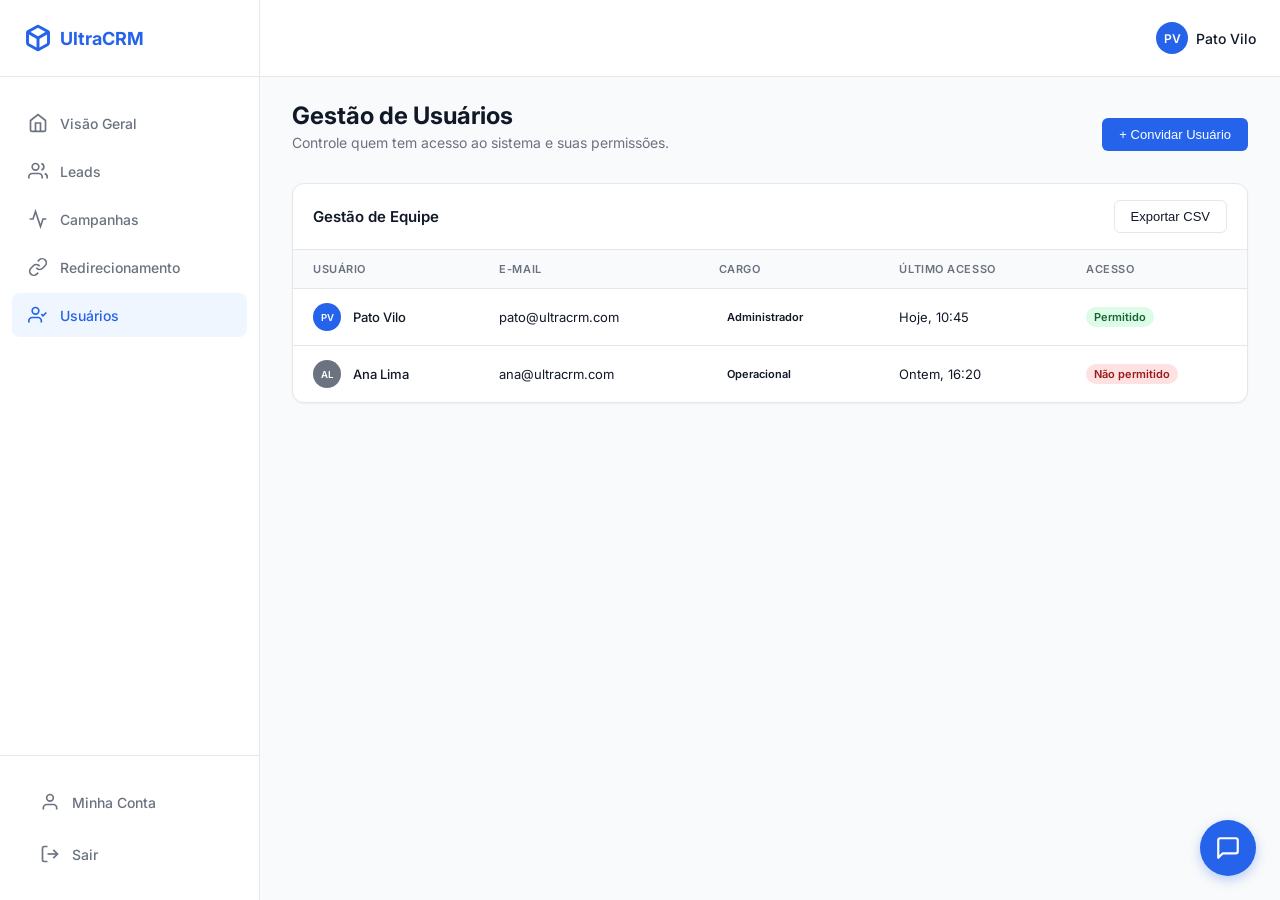
<file: usuarios.html>
<!DOCTYPE html>
<html lang="pt-BR">
<head>
    <meta charset="UTF-8">
    <meta name="viewport" content="width=device-width, initial-scale=1.0">
    <title>Usuários - UltraCRM</title>
    <link rel="preconnect" href="https://fonts.googleapis.com">
    <link rel="preconnect" href="https://fonts.gstatic.com" crossorigin>
    <link href="https://fonts.googleapis.com/css2?family=Inter:wght@400;500;600;700&display=swap" rel="stylesheet">
    <link rel="stylesheet" href="styles.css">
    <script src="scripts.js" defer></script>
</head>
<body>
    <div class="layout-wrapper">
        <!-- Sidebar -->
        <aside class="sidebar" id="sidebar">
            <div class="sidebar-header">
                <a href="index.html" class="logo">
                    <svg viewBox="0 0 24 24" fill="none" stroke="currentColor" stroke-width="2.5" stroke-linecap="round" stroke-linejoin="round"><path d="M21 16V8a2 2 0 0 0-1-1.73l-7-4a2 2 0 0 0-2 0l-7 4A2 2 0 0 0 3 8v8a2 2 0 0 0 1 1.73l7 4a2 2 0 0 0 2 0l7-4A2 2 0 0 0 21 16z"></path><polyline points="3.27 6.96 12 12.01 20.73 6.96"></polyline><line x1="12" y1="22.08" x2="12" y2="12"></line></svg>
                    <h2>UltraCRM</h2>
                </a>
                <div class="close-sidebar" id="closeSidebar">
                    <svg viewBox="0 0 24 24" fill="none" stroke="currentColor" stroke-width="2" width="24" height="24"><line x1="18" y1="6" x2="6" y2="18"></line><line x1="6" y1="6" x2="18" y2="18"></line></svg>
                </div>
            </div>
            <nav class="nav-links">
                <li class="nav-item"><a href="dashboard.html" class="nav-link"><svg viewBox="0 0 24 24" fill="none" stroke="currentColor" stroke-width="2"><path d="M3 9l9-7 9 7v11a2 2 0 0 1-2 2H5a2 2 0 0 1-2-2z"></path><polyline points="9 22 9 12 15 12 15 22"></polyline></svg> Visão Geral</a></li>
                <li class="nav-item"><a href="leads.html" class="nav-link"><svg viewBox="0 0 24 24" fill="none" stroke="currentColor" stroke-width="2"><path d="M17 21v-2a4 4 0 0 0-4-4H5a4 4 0 0 0-4 4v2"></path><circle cx="9" cy="7" r="4"></circle><path d="M23 21v-2a4 4 0 0 0-3-3.87"></path><path d="M16 3.13a4 4 0 0 1 0 7.75"></path></svg> Leads</a></li>
                <li class="nav-item"><a href="campanhas.html" class="nav-link"><svg viewBox="0 0 24 24" fill="none" stroke="currentColor" stroke-width="2"><polyline points="22 12 18 12 15 21 9 3 6 12 2 12"></polyline></svg> Campanhas</a></li>
                <li class="nav-item"><a href="redirecionamento.html" class="nav-link"><svg viewBox="0 0 24 24" fill="none" stroke="currentColor" stroke-width="2"><path d="M10 13a5 5 0 0 0 7.54.54l3-3a5 5 0 0 0-7.07-7.07l-1.72 1.71"></path><path d="M14 11a5 5 0 0 0-7.54-.54l-3 3a5 5 0 0 0 7.07 7.07l1.71-1.71"></path></svg> Redirecionamento</a></li>
                <li class="nav-item"><a href="usuarios.html" class="nav-link active"><svg viewBox="0 0 24 24" fill="none" stroke="currentColor" stroke-width="2"><path d="M16 21v-2a4 4 0 0 0-4-4H5a4 4 0 0 0-4 4v2"></path><circle cx="9" cy="7" r="4"></circle><polyline points="16 11 18 13 22 9"></polyline></svg> Usuários</a></li>
            </nav>
            <div class="sidebar-footer">
                <a href="conta.html" class="nav-link"><svg viewBox="0 0 24 24" fill="none" stroke="currentColor" stroke-width="2"><path d="M20 21v-2a4 4 0 0 0-4-4H8a4 4 0 0 0-4 4v2"></path><circle cx="12" cy="7" r="4"></circle></svg> Minha Conta</a>
                <a href="index.html" class="nav-link" style="margin-top: 0.5rem;"><svg viewBox="0 0 24 24" fill="none" stroke="currentColor" stroke-width="2"><path d="M9 21H5a2 2 0 0 1-2-2V5a2 2 0 0 1 2-2h4"></path><polyline points="16 17 21 12 16 7"></polyline><line x1="21" y1="12" x2="9" y2="12"></line></svg> Sair</a>
            </div>
        </aside>

        <!-- Main Content -->
        <main class="main-content">
            <header class="top-nav">
                <div style="display: flex; align-items: center;">
                    <div class="mobile-toggle" id="mobileToggle">
                        <svg viewBox="0 0 24 24" fill="none" stroke="currentColor" stroke-width="2" width="24" height="24"><line x1="3" y1="12" x2="21" y2="12"></line><line x1="3" y1="6" x2="21" y2="6"></line><line x1="3" y1="18" x2="21" y2="18"></line></svg>
                    </div>
                </div>
                <div class="top-nav-right">
                    <a href="conta.html" style="text-decoration: none; color: inherit;">
                        <div class="user-profile">
                            <div class="user-avatar">PV</div>
                            <div class="user-info">
                                <span>Pato Vilo</span>
                            </div>
                        </div>
                    </a>
                </div>
            </header>

            <div class="container">
                <div class="page-header">
                    <div>
                        <h1>Gestão de Usuários</h1>
                        <p>Controle quem tem acesso ao sistema e suas permissões.</p>
                    </div>
                    <button class="btn btn-primary" onclick="openModal('newUserModal')">+ Convidar Usuário</button>
                </div>

                <!-- <div class="p-stats-grid">
                    <div class="p-stat-card p-card-white">
                        <div class="p-stat-info">
                            <span class="p-stat-title">Equipe Total</span>
                            <span class="p-stat-value">24</span>
                            <span class="p-stat-trend">
                                <svg viewBox="0 0 24 24" fill="none" stroke="currentColor" stroke-width="2.5" width="12" height="12"><polyline points="23 6 13.5 15.5 8.5 10.5 1 18"></polyline><polyline points="17 6 23 6 23 12"></polyline></svg>
                                +3 este mês
                            </span>
                            <span class="p-stat-subtext">Usuários ativos</span>
                        </div>
                        <div class="p-stat-icon-box">
                            <svg viewBox="0 0 24 24" fill="none" stroke="currentColor" stroke-width="2"><path d="M17 21v-2a4 4 0 0 0-4-4H5a4 4 0 0 0-4 4v2"></path><circle cx="9" cy="7" r="4"></circle><path d="M23 21v-2a4 4 0 0 0-3-3.87"></path><path d="M16 3.13a4 4 0 0 1 0 7.75"></path></svg>
                        </div>
                    </div>
                    <div class="p-stat-card p-card-white">
                        <div class="p-stat-info">
                            <span class="p-stat-title">Usuários Online</span>
                            <span class="p-stat-value">8</span>
                            <span class="p-stat-trend">
                                <span style="display:inline-block; width:8px; height:8px; background:#16A34A; border-radius:50%; margin-right:4px;"></span>
                                Ativos agora
                            </span>
                            <span class="p-stat-subtext">Sessões em tempo real</span>
                        </div>
                        <div class="p-stat-icon-box">
                            <svg viewBox="0 0 24 24" fill="none" stroke="currentColor" stroke-width="2"><circle cx="12" cy="12" r="10"></circle><polyline points="12 6 12 12 16 14"></polyline></svg>
                        </div>
                    </div>
                    <div class="p-stat-card p-card-white">
                        <div class="p-stat-info">
                            <span class="p-stat-title">Convites Pendentes</span>
                            <span class="p-stat-value">5</span>
                            <span class="p-stat-trend">
                                <svg viewBox="0 0 24 24" fill="none" stroke="currentColor" stroke-width="2.5" width="12" height="12"><path d="M18 13v6a2 2 0 0 1-2 2H5a2 2 0 0 1-2-2V8a2 2 0 0 1 2-2h6"></path><polyline points="15 3 21 3 21 9"></polyline><line x1="10" y1="14" x2="21" y2="3"></line></svg>
                                Aguardando aceite
                            </span>
                            <span class="p-stat-subtext">Expira em 7 dias</span>
                        </div>
                        <div class="p-stat-icon-box">
                            <svg viewBox="0 0 24 24" fill="none" stroke="currentColor" stroke-width="2"><path d="M4 4h16c1.1 0 2 .9 2 2v12c0 1.1-.9 2-2 2H4c-1.1 0-2-.9-2-2V6c0-1.1.9-2 2-2z"></path><polyline points="22,6 12,13 2,6"></polyline></svg>
                        </div>
                    </div>
                    <div class="p-stat-card p-card-white">
                        <div class="p-stat-info">
                            <span class="p-stat-title">Cargos Diferentes</span>
                            <span class="p-stat-value">6</span>
                            <span class="p-stat-trend">
                                Estrutura definida
                            </span>
                            <span class="p-stat-subtext">Permissões configuradas</span>
                        </div>
                        <div class="p-stat-icon-box">
                            <svg viewBox="0 0 24 24" fill="none" stroke="currentColor" stroke-width="2"><rect x="2" y="7" width="20" height="14" rx="2" ry="2"></rect><path d="M16 21V5a2 2 0 0 0-2-2h-4a2 2 0 0 0-2 2v16"></path></svg>
                        </div>
                    </div>
                </div> -->

                <div class="card-table">
                    <div class="card-header">
                        <h3>Gestão de Equipe</h3>
                        <button class="btn btn-outline" onclick="exportTableToCSV('usersTable', 'usuarios.csv')">Exportar CSV</button>
                    </div>
                    <div class="table-responsive">
                        <table class="table" id="usersTable">
                            <thead>
                                <tr>
                                    <th>Usuário</th>
                                    <th>E-mail</th>
                                    <th>Cargo</th>
                                    <th>Último Acesso</th>
                                    <th>Acesso</th>
                                </tr>
                            </thead>
                            <tbody>
                                <tr>
                                    <td>
                                        <div style="display: flex; align-items: center; gap: 0.75rem;">
                                            <div class="user-avatar" style="width: 28px; height: 28px; font-size: 0.6rem;">PV</div>
                                            <span style="font-weight: 500;">Pato Vilo</span>
                                        </div>
                                    </td>
                                    <td>pato@ultracrm.com</td>
                                    <td><span class="badge">Administrador</span></td>
                                    <td>Hoje, 10:45</td>
                                    <td><span class="badge badge-green">Permitido</span></td>
                                </tr>
                                <tr>
                                    <td>
                                        <div style="display: flex; align-items: center; gap: 0.75rem;">
                                            <div class="user-avatar" style="width: 28px; height: 28px; font-size: 0.6rem; background: #6B7280;">AL</div>
                                            <span style="font-weight: 500;">Ana Lima</span>
                                        </div>
                                    </td>
                                    <td>ana@ultracrm.com</td>
                                    <td><span class="badge">Operacional</span></td>
                                    <td>Ontem, 16:20</td>
                                    <td><span class="badge badge-red">Não permitido</span></td>
                                </tr>
                            </tbody>
                        </table>
                    </div>
                </div>
            </div>
        </main>
    </div>

    <!-- Modal Convidar Usuário -->
    <div id="newUserModal" class="modal-overlay">
        <div class="modal-container">
            <div class="modal-header">
                <h3>+ Convidar Usuário</h3>
                <div class="close-modal" onclick="closeModal('newUserModal')">
                    <svg viewBox="0 0 24 24" fill="none" stroke="currentColor" stroke-width="2" width="20" height="20"><line x1="18" y1="6" x2="6" y2="18"></line><line x1="6" y1="6" x2="18" y2="18"></line></svg>
                </div>
            </div>
            <div class="modal-body">
                <form id="userForm">
                    <div class="form-group">
                        <label for="userName">Nome do Usuário</label>
                        <input type="text" id="userName" class="form-control" placeholder="Ex: Ana Lima">
                    </div>
                    <div class="form-group">
                        <label for="userEmail">E-mail de Acesso</label>
                        <input type="email" id="userEmail" class="form-control" placeholder="ana@ultracrm.com">
                    </div>
                    <div class="form-group">
                        <label for="userRole">Cargo / Permissões</label>
                        <select id="userRole" class="form-control">
                            <option value="Administrador">Administrador</option>
                            <option value="Operacional">Operacional</option>
                        </select>
                    </div>
                    <div class="form-group">
                        <label for="userStatus">Status Inicial</label>
                        <select id="userStatus" class="form-control">
                            <option value="Permitido">Permitido</option>
                            <option value="Não permitido">Não permitido</option>
                        </select>
                    </div>
                </form>
            </div>
            <div class="modal-footer">
                <button class="btn btn-outline" onclick="closeModal('newUserModal')">Cancelar</button>
                <button class="btn btn-primary" onclick="closeModal('newUserModal')">Enviar Convite</button>
            </div>
        </div>
    </div>

    <!-- Sidebar Logic handled by scripts.js -->
    <!-- Chat Bubble Widget -->
    <script src="chat-bubble.js" defer></script>
</body>
</html>
</file>
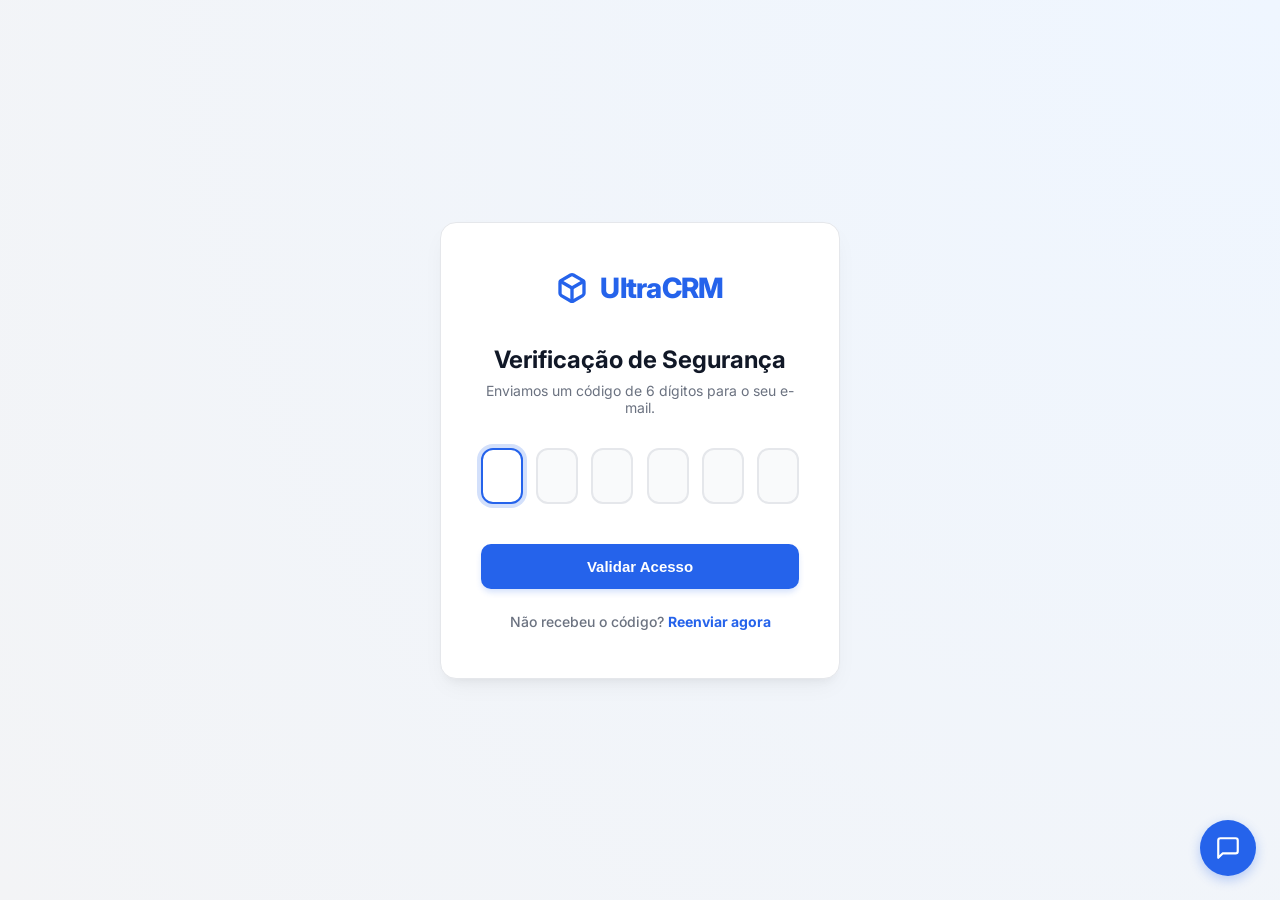
<file: auth/2fa.html>
<!DOCTYPE html>
<html lang="pt-BR">
<head>
    <meta charset="UTF-8">
    <meta name="viewport" content="width=device-width, initial-scale=1.0">
    <title>Verificação em Duas Etapas - UltraCRM</title>
    <link rel="preconnect" href="https://fonts.googleapis.com">
    <link rel="preconnect" href="https://fonts.gstatic.com" crossorigin>
    <link href="https://fonts.googleapis.com/css2?family=Inter:wght@400;500;600;700&display=swap" rel="stylesheet">
    <style>
        :root {
            --bg-body: #F3F4F6;
            --bg-surface: #FFFFFF;
            --text-main: #111827;
            --text-muted: #6B7280;
            --border-color: #E5E7EB;
            --primary: #2563EB;
            --primary-hover: #1D4ED8;
            --focus-ring: rgba(37, 99, 235, 0.2);
        }
        * { box-sizing: border-box; margin: 0; padding: 0; }
        body { 
            font-family: 'Inter', sans-serif; 
            background: radial-gradient(circle at top right, #EFF6FF 0%, #F3F4F6 100%);
            color: var(--text-main); 
            display: flex; 
            align-items: center; 
            justify-content: center; 
            min-height: 100vh; 
        }
        .auth-container { 
            background: var(--bg-surface); 
            width: 100%; 
            max-width: 400px; 
            padding: 3rem 2.5rem; 
            border-radius: 16px; 
            box-shadow: 0 10px 25px -5px rgba(0, 0, 0, 0.05), 0 8px 10px -6px rgba(0, 0, 0, 0.05); 
            border: 1px solid var(--border-color); 
        }
        .logo { 
            font-size: 1.75rem; 
            font-weight: 800; 
            color: var(--primary); 
            text-align: center; 
            margin-bottom: 2.5rem; 
            display: flex; 
            align-items: center; 
            justify-content: center; 
            gap: 0.75rem; 
            text-decoration: none;
            letter-spacing: -0.025em;
        }
        .logo svg { width: 32px; height: 32px; }
        .header { text-align: center; margin-bottom: 2rem; }
        .header h1 { font-size: 1.5rem; font-weight: 700; margin-bottom: 0.5rem; color: #111827; }
        .header p { color: var(--text-muted); font-size: 0.875rem; }
        .code-input-container { display: flex; justify-content: space-between; align-items: center; gap: 0.5rem; margin-bottom: 2.5rem; }
        .code-input-container input { 
            width: 42px; 
            height: 56px; 
            text-align: center; 
            font-size: 1.5rem; 
            font-weight: 700; 
            border: 2px solid var(--border-color); 
            border-radius: 12px; 
            outline: none; 
            transition: all 0.2s; 
            background-color: #F9FAFB; 
            color: var(--text-main); 
        }
        .code-input-container input:focus { 
            border-color: var(--primary); 
            background: #FFFFFF;
            box-shadow: 0 0 0 4px var(--focus-ring); 
        }
        .btn-primary { 
            width: 100%; 
            background: var(--primary); 
            color: white; 
            border: none; 
            padding: 0.875rem; 
            border-radius: 10px; 
            font-size: 0.9375rem; 
            font-weight: 700; 
            cursor: pointer; 
            transition: all 0.2s; 
            margin-bottom: 1.5rem;
            box-shadow: 0 4px 6px -1px rgba(37, 99, 235, 0.2);
        }
        .btn-primary:hover { 
            background: var(--primary-hover); 
            transform: translateY(-1px);
            box-shadow: 0 10px 15px -3px rgba(37, 99, 235, 0.3);
        }
        .btn-primary:active { transform: translateY(0); }
        .resend-link { display: block; text-align: center; font-size: 0.875rem; color: var(--text-muted); text-decoration: none; font-weight: 500; }
        .resend-link span { color: var(--primary); cursor: pointer; font-weight: 700; }
        .resend-link span:hover { text-decoration: underline; }
        @media (max-width: 480px) {
            body { padding: 1rem; }
            .auth-container { padding: 2.5rem 1rem; border-radius: 12px; }
            .logo { font-size: 1.5rem; margin-bottom: 2rem; }
            .logo svg { width: 28px; height: 28px; }
            .header h1 { font-size: 1.25rem; }
            .header { margin-bottom: 1.5rem; }
            .code-input-container { gap: 0.25rem; margin-bottom: 2rem; }
            .code-input-container input { width: 36px; height: 48px; font-size: 1.25rem; border-width: 1.5px; }
        }
    </style>
</head>
<body>
    <div class="auth-container">
        <a href="../index.html" class="logo">
            <svg viewBox="0 0 24 24" fill="none" stroke="currentColor" stroke-width="2.5" stroke-linecap="round" stroke-linejoin="round"><path d="M21 16V8a2 2 0 0 0-1-1.73l-7-4a2 2 0 0 0-2 0l-7 4A2 2 0 0 0 3 8v8a2 2 0 0 0 1 1.73l7 4a2 2 0 0 0 2 0l7-4A2 2 0 0 0 21 16z"></path><polyline points="3.27 6.96 12 12.01 20.73 6.96"></polyline><line x1="12" y1="22.08" x2="12" y2="12"></line></svg>
            UltraCRM
        </a>
        <div class="header">
            <h1>Verificação de Segurança</h1>
            <p>Enviamos um código de 6 dígitos para o seu e-mail.</p>
        </div>
        <form action="../dashboard.html">
            <div class="code-input-container">
                <input type="text" maxlength="1" pattern="[0-9]" required autofocus>
                <input type="text" maxlength="1" pattern="[0-9]" required>
                <input type="text" maxlength="1" pattern="[0-9]" required>
                <input type="text" maxlength="1" pattern="[0-9]" required>
                <input type="text" maxlength="1" pattern="[0-9]" required>
                <input type="text" maxlength="1" pattern="[0-9]" required>
            </div>
            <button type="submit" class="btn-primary">Validar Acesso</button>
            <div class="resend-link">Não recebeu o código? <span>Reenviar agora</span></div>
        </form>
    </div>
    <script>
        const inputs = document.querySelectorAll('.code-input-container input');
        inputs.forEach((input, index) => {
            input.addEventListener('input', (e) => {
                if (e.target.value.length > 0 && index < inputs.length - 1) {
                    inputs[index + 1].focus();
                }
            });
            input.addEventListener('keydown', (e) => {
                if (e.key === 'Backspace' && e.target.value.length === 0 && index > 0) {
                    inputs[index - 1].focus();
                }
            });
        });
    </script>
    <!-- Chat Bubble Widget -->
    <script src="../chat-bubble.js" defer></script>
</body>
</html>
</file>
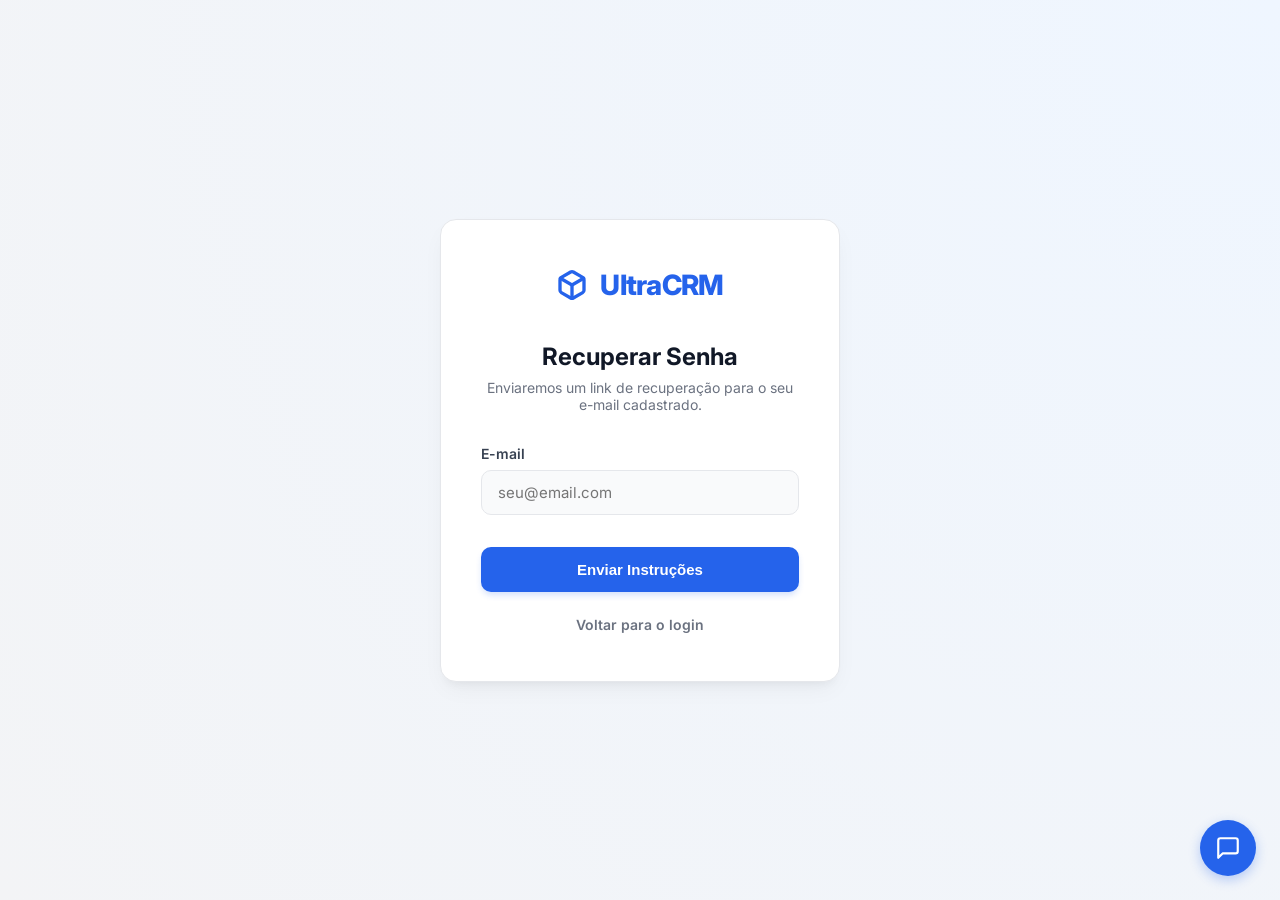
<file: auth/forgot.html>
<!DOCTYPE html>
<html lang="pt-BR">
<head>
    <meta charset="UTF-8">
    <meta name="viewport" content="width=device-width, initial-scale=1.0">
    <title>Recuperar Senha - UltraCRM</title>
    <link rel="preconnect" href="https://fonts.googleapis.com">
    <link rel="preconnect" href="https://fonts.gstatic.com" crossorigin>
    <link href="https://fonts.googleapis.com/css2?family=Inter:wght@400;500;600;700&display=swap" rel="stylesheet">
    <style>
        :root {
            --bg-body: #F3F4F6;
            --bg-surface: #FFFFFF;
            --text-main: #111827;
            --text-muted: #6B7280;
            --border-color: #E5E7EB;
            --primary: #2563EB;
            --primary-hover: #1D4ED8;
            --focus-ring: rgba(37, 99, 235, 0.2);
        }
        * { box-sizing: border-box; margin: 0; padding: 0; }
        body { 
            font-family: 'Inter', sans-serif; 
            background: radial-gradient(circle at top right, #EFF6FF 0%, #F3F4F6 100%);
            color: var(--text-main); 
            display: flex; 
            align-items: center; 
            justify-content: center; 
            min-height: 100vh; 
        }
        .auth-container { 
            background: var(--bg-surface); 
            width: 100%; 
            max-width: 400px; 
            padding: 3rem 2.5rem; 
            border-radius: 16px; 
            box-shadow: 0 10px 25px -5px rgba(0, 0, 0, 0.05), 0 8px 10px -6px rgba(0, 0, 0, 0.05); 
            border: 1px solid var(--border-color); 
        }
        .logo { 
            font-size: 1.75rem; 
            font-weight: 800; 
            color: var(--primary); 
            text-align: center; 
            margin-bottom: 2.5rem; 
            display: flex; 
            align-items: center; 
            justify-content: center; 
            gap: 0.75rem; 
            text-decoration: none;
            letter-spacing: -0.025em;
        }
        .logo svg { width: 32px; height: 32px; }
        .header { text-align: center; margin-bottom: 2rem; }
        .header h1 { font-size: 1.5rem; font-weight: 700; margin-bottom: 0.5rem; color: #111827; }
        .header p { color: var(--text-muted); font-size: 0.875rem; }
        .form-group { margin-bottom: 2rem; }
        .form-group label { display: block; font-size: 0.875rem; font-weight: 600; margin-bottom: 0.5rem; color: #374151; }
        .form-group input { 
            width: 100%; 
            padding: 0.75rem 1rem; 
            border: 1px solid var(--border-color); 
            border-radius: 10px; 
            font-size: 0.9375rem; 
            font-family: inherit; 
            transition: all 0.2s; 
            outline: none; 
            background: #F9FAFB;
        }
        .form-group input:focus { 
            border-color: var(--primary); 
            background: #FFFFFF;
            box-shadow: 0 0 0 4px var(--focus-ring); 
        }
        .btn-primary { 
            width: 100%; 
            background: var(--primary); 
            color: white; 
            border: none; 
            padding: 0.875rem; 
            border-radius: 10px; 
            font-size: 0.9375rem; 
            font-weight: 700; 
            cursor: pointer; 
            transition: all 0.2s; 
            margin-bottom: 1.5rem;
            box-shadow: 0 4px 6px -1px rgba(37, 99, 235, 0.2);
        }
        .btn-primary:hover { 
            background: var(--primary-hover); 
            transform: translateY(-1px);
            box-shadow: 0 10px 15px -3px rgba(37, 99, 235, 0.3);
        }
        .back-link { display: block; text-align: center; font-size: 0.875rem; color: var(--text-muted); text-decoration: none; font-weight: 600; transition: color 0.2s; }
        .back-link:hover { color: var(--primary); }
        @media (max-width: 480px) {
            body { padding: 1rem; }
            .auth-container { padding: 2.5rem 1.5rem; border-radius: 12px; }
            .logo { font-size: 1.5rem; margin-bottom: 2rem; }
            .logo svg { width: 28px; height: 28px; }
            .header h1 { font-size: 1.25rem; }
            .header { margin-bottom: 1.5rem; }
        }
    </style>
</head>
<body>
    <div class="auth-container">
        <a href="../index.html" class="logo">
            <svg viewBox="0 0 24 24" fill="none" stroke="currentColor" stroke-width="2.5" stroke-linecap="round" stroke-linejoin="round"><path d="M21 16V8a2 2 0 0 0-1-1.73l-7-4a2 2 0 0 0-2 0l-7 4A2 2 0 0 0 3 8v8a2 2 0 0 0 1 1.73l7 4a2 2 0 0 0 2 0l7-4A2 2 0 0 0 21 16z"></path><polyline points="3.27 6.96 12 12.01 20.73 6.96"></polyline><line x1="12" y1="22.08" x2="12" y2="12"></line></svg>
            UltraCRM
        </a>
        <div class="header">
            <h1>Recuperar Senha</h1>
            <p>Enviaremos um link de recuperação para o seu e-mail cadastrado.</p>
        </div>
        <form action="../index.html">
            <div class="form-group">
                <label for="email">E-mail</label>
                <input type="email" id="email" placeholder="seu@email.com" required>
            </div>
            <button type="submit" class="btn-primary">Enviar Instruções</button>
            <a href="../index.html" class="back-link">Voltar para o login</a>
        </form>
    </div>
    <!-- Chat Bubble Widget -->
    <script src="../chat-bubble.js" defer></script>
</body>
</html>
</file>
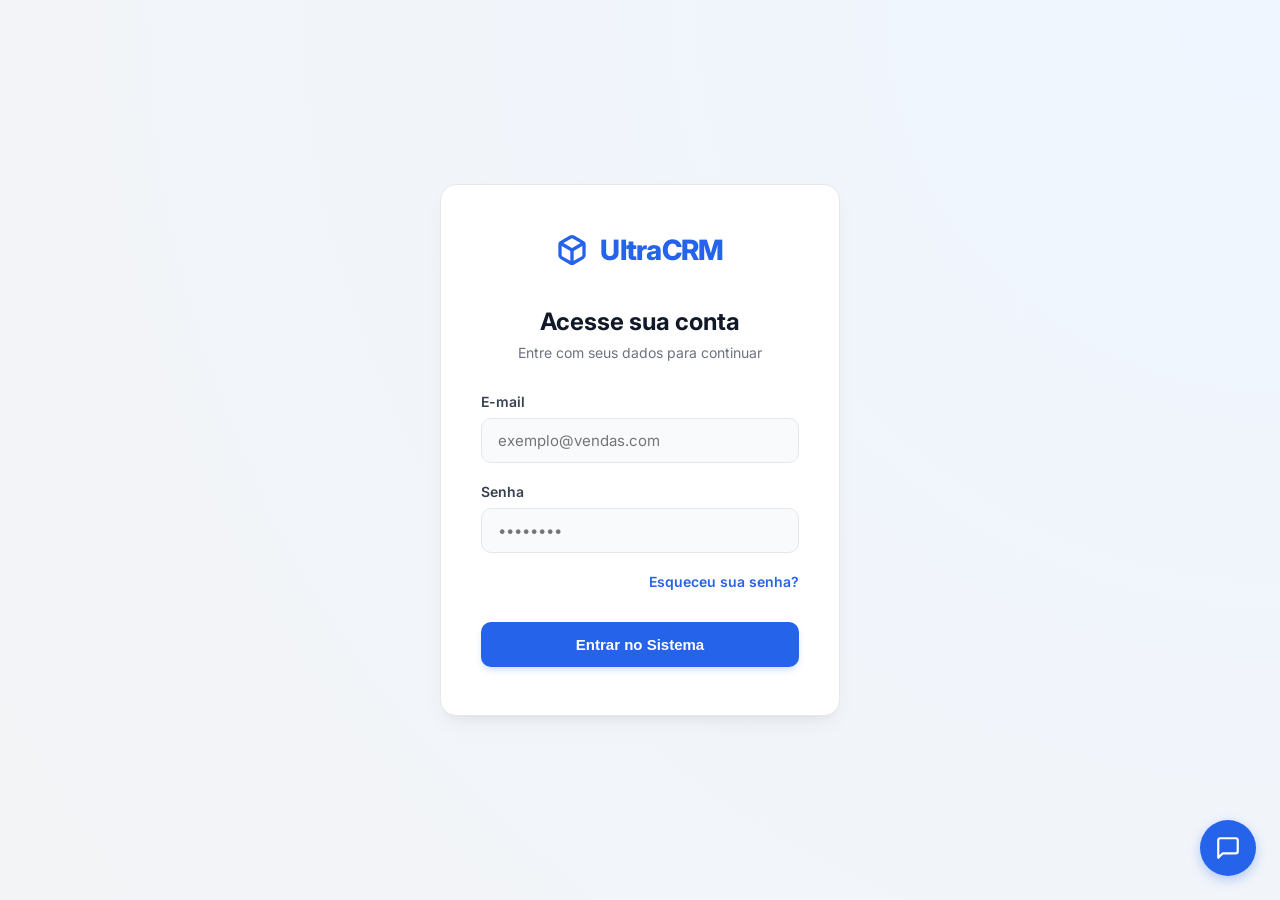
<file: auth/login.html>
<!DOCTYPE html>
<html lang="pt-BR">
<head>
    <meta charset="UTF-8">
    <meta name="viewport" content="width=device-width, initial-scale=1.0">
    <title>Login - UltraCRM</title>
    <link rel="preconnect" href="https://fonts.googleapis.com">
    <link rel="preconnect" href="https://fonts.gstatic.com" crossorigin>
    <link href="https://fonts.googleapis.com/css2?family=Inter:wght@400;500;600;700&display=swap" rel="stylesheet">
    <style>
        :root {
            --bg-body: #F3F4F6;
            --bg-surface: #FFFFFF;
            --text-main: #111827;
            --text-muted: #6B7280;
            --border-color: #E5E7EB;
            --primary: #2563EB;
            --primary-hover: #1D4ED8;
            --focus-ring: rgba(37, 99, 235, 0.2);
        }
        * { box-sizing: border-box; margin: 0; padding: 0; }
        body { 
            font-family: 'Inter', sans-serif; 
            background: radial-gradient(circle at top right, #EFF6FF 0%, #F3F4F6 100%);
            color: var(--text-main); 
            display: flex; 
            align-items: center; 
            justify-content: center; 
            min-height: 100vh; 
        }
        .auth-container { 
            background: var(--bg-surface); 
            width: 100%; 
            max-width: 400px; 
            padding: 3rem 2.5rem; 
            border-radius: 16px; 
            box-shadow: 0 10px 25px -5px rgba(0, 0, 0, 0.05), 0 8px 10px -6px rgba(0, 0, 0, 0.05); 
            border: 1px solid var(--border-color); 
        }
        .logo { 
            font-size: 1.75rem; 
            font-weight: 800; 
            color: var(--primary); 
            text-align: center; 
            margin-bottom: 2.5rem; 
            display: flex; 
            align-items: center; 
            justify-content: center; 
            gap: 0.75rem; 
            letter-spacing: -0.025em;
        }
        .logo svg { width: 32px; height: 32px; }
        .header { text-align: center; margin-bottom: 2rem; }
        .header h1 { font-size: 1.5rem; font-weight: 700; margin-bottom: 0.5rem; color: #111827; }
        .header p { color: var(--text-muted); font-size: 0.875rem; }
        .form-group { margin-bottom: 1.25rem; }
        .form-group label { display: block; font-size: 0.875rem; font-weight: 600; margin-bottom: 0.5rem; color: #374151; }
        .form-group input { 
            width: 100%; 
            padding: 0.75rem 1rem; 
            border: 1px solid var(--border-color); 
            border-radius: 10px; 
            font-size: 0.9375rem; 
            font-family: inherit; 
            transition: all 0.2s; 
            outline: none; 
            background: #F9FAFB;
        }
        .form-group input:focus { 
            border-color: var(--primary); 
            background: #FFFFFF;
            box-shadow: 0 0 0 4px var(--focus-ring); 
        }
        .forgot-link { 
            display: block; 
            text-align: right; 
            font-size: 0.875rem; 
            color: var(--primary); 
            text-decoration: none; 
            font-weight: 600; 
            margin-bottom: 2rem; 
        }
        .forgot-link:hover { text-decoration: underline; }
        .btn-primary { 
            width: 100%; 
            background: var(--primary); 
            color: white; 
            border: none; 
            padding: 0.875rem; 
            border-radius: 10px; 
            font-size: 0.9375rem; 
            font-weight: 700; 
            cursor: pointer; 
            transition: all 0.2s; 
            box-shadow: 0 4px 6px -1px rgba(37, 99, 235, 0.2);
        }
        .btn-primary:hover { 
            background: var(--primary-hover); 
            transform: translateY(-1px);
            box-shadow: 0 10px 15px -3px rgba(37, 99, 235, 0.3);
        }
        .btn-primary:active { transform: translateY(0); }
        @media (max-width: 480px) {
            body { padding: 1rem; }
            .auth-container { padding: 2.5rem 1.5rem; border-radius: 12px; }
            .logo { font-size: 1.5rem; margin-bottom: 2rem; }
            .logo svg { width: 28px; height: 28px; }
            .header h1 { font-size: 1.25rem; }
            .header { margin-bottom: 1.5rem; }
        }
    </style>
</head>
<body>
    <div class="auth-container">
        <div class="logo">
            <svg viewBox="0 0 24 24" fill="none" stroke="currentColor" stroke-width="2.5" stroke-linecap="round" stroke-linejoin="round"><path d="M21 16V8a2 2 0 0 0-1-1.73l-7-4a2 2 0 0 0-2 0l-7 4A2 2 0 0 0 3 8v8a2 2 0 0 0 1 1.73l7 4a2 2 0 0 0 2 0l7-4A2 2 0 0 0 21 16z"></path><polyline points="3.27 6.96 12 12.01 20.73 6.96"></polyline><line x1="12" y1="22.08" x2="12" y2="12"></line></svg>
            UltraCRM
        </div>
        <div class="header">
            <h1>Acesse sua conta</h1>
            <p>Entre com seus dados para continuar</p>
        </div>
        <form action="2fa.html">
            <div class="form-group">
                <label for="email">E-mail</label>
                <input type="email" id="email" placeholder="exemplo@vendas.com" required>
            </div>
            <div class="form-group">
                <label for="password">Senha</label>
                <input type="password" id="password" placeholder="••••••••" required>
            </div>
            <a href="forgot.html" class="forgot-link">Esqueceu sua senha?</a>
            <button type="submit" class="btn-primary">Entrar no Sistema</button>
        </form>
    </div>
    <!-- Chat Bubble Widget -->
    <script src="../chat-bubble.js" defer></script>
</body>
</html>
</file>
<file: styles.css>
:root {
    --sidebar-width: 260px;
    --bg-body: #F9FAFB;
    --bg-sidebar: #FFFFFF;
    --bg-card: #FFFFFF;
    --text-main: #111827;
    --text-muted: #6B7280;
    --border-color: #E5E7EB;
    --primary: #2563EB;
    --primary-light: #EFF6FF;
    --success: #10B981;
    --warning: #F59E0B;
    --danger: #EF4444;
    --modal-bg: rgba(0, 0, 0, 0.5);
}

* { box-sizing: border-box; margin: 0; padding: 0; }
body { font-family: 'Inter', sans-serif; background-color: var(--bg-body); color: var(--text-main); min-height: 100vh; overflow-x: hidden; }

/* Layout Wrapper */
.layout-wrapper { display: flex; min-height: 100vh; }

/* Sidebar Styles */
.sidebar { 
    width: var(--sidebar-width); 
    background: var(--bg-sidebar); 
    border-right: 1px solid var(--border-color); 
    display: flex; 
    flex-direction: column; 
    position: fixed; 
    height: 100vh; 
    transition: transform 0.3s ease;
    z-index: 1000;
}
.sidebar-header { padding: 1.5rem; border-bottom: 1px solid var(--border-color); display: flex; align-items: center; justify-content: space-between; gap: 0.75rem; }
.sidebar-header .logo { color: var(--primary); display: flex; align-items: center; gap: 0.5rem; text-decoration: none; }
.sidebar-header .logo svg { width: 28px; height: 28px; }
.sidebar-header h2 { font-size: 1.125rem; font-weight: 700; color: var(--primary); }
.close-sidebar { display: none; cursor: pointer; color: var(--text-muted); }

.nav-links { flex: 1; padding: 1.5rem 0.75rem; list-style: none; }
.nav-item { margin-bottom: 0.25rem; }
.nav-link { display: flex; align-items: center; gap: 0.75rem; padding: 0.75rem 1rem; color: var(--text-muted); text-decoration: none; border-radius: 8px; font-size: 0.875rem; font-weight: 500; transition: all 0.2s; }
.nav-link:hover { background: var(--bg-body); color: var(--text-main); }
.nav-link.active { background: var(--primary-light); color: var(--primary); }
.nav-link svg { width: 20px; height: 20px; flex-shrink: 0; }
.sidebar-footer { padding: 1.5rem; border-top: 1px solid var(--border-color); }

/* Main Content Layout */
.main-content { margin-left: var(--sidebar-width); flex: 1; display: flex; flex-direction: column; min-width: 0; }

/* Top Navbar */
.top-nav { 
    height: 77px; 
    background: var(--bg-sidebar); 
    border-bottom: 1px solid var(--border-color); 
    display: flex; 
    align-items: center; 
    justify-content: space-between; 
    padding: 0 1.5rem; 
    position: sticky; 
    top: 0;
    z-index: 900;
}
.mobile-toggle { display: none; cursor: pointer; color: var(--text-muted); }
.search-bar { display: flex; align-items: center; background: var(--bg-body); border-radius: 8px; padding: 0.4rem 0.75rem; width: 300px; border: 1px solid var(--border-color); }
.search-bar input { border: none; background: transparent; outline: none; margin-left: 0.4rem; width: 100%; font-size: 0.8125rem; }
.top-nav-right { display: flex; align-items: center; gap: 1rem; }
.user-profile { display: flex; align-items: center; gap: 0.5rem; cursor: pointer; }
.user-avatar { width: 32px; height: 32px; border-radius: 50%; background: var(--primary); color: white; display: flex; align-items: center; justify-content: center; font-size: 0.75rem; font-weight: 600; }
.user-info span { font-size: 0.875rem; font-weight: 500; display: block; }

/* Dashboard Body */
.container { padding: 1.5rem 2rem; width: 100%; margin: 0; }
.page-header { margin-bottom: 2rem; display: flex; justify-content: space-between; align-items: flex-end; }
.page-header h1 { font-size: 1.5rem; font-weight: 700; margin-bottom: 0.25rem; }
.page-header p { color: var(--text-muted); font-size: 0.875rem; }

/* Components: Cards */
.stats-grid { display: grid; grid-template-columns: repeat(auto-fit, minmax(280px, 1fr)); gap: 1.25rem; margin-bottom: 2rem; }
.stat-card { background: var(--bg-card); padding: 1.25rem; border-radius: 12px; border: 1px solid var(--border-color); box-shadow: 0 1px 2px rgba(0,0,0,0.05); }
.stat-card-header { display: flex; justify-content: space-between; align-items: flex-start; margin-bottom: 0.75rem; }
.stat-icon { padding: 0.5rem; border-radius: 8px; background: var(--primary-light); color: var(--primary); }
.stat-trend { font-size: 0.75rem; font-weight: 600; display: flex; align-items: center; gap: 0.25rem; }
.trend-up { color: var(--success); }
.stat-card-body h3 { font-size: 1.5rem; font-weight: 700; margin-bottom: 0.25rem; }
.stat-card-body p { font-size: 0.8125rem; color: var(--text-muted); }

/* Premium Stat Cards */
.p-stats-grid { 
    display: grid; 
    grid-template-columns: repeat(auto-fit, minmax(220px, 1fr)); 
    gap: 1.25rem; 
    margin-bottom: 2rem; 
}
.p-stat-card {
    padding: 1.5rem;
    border-radius: 12px;
    border: 1px solid rgba(0,0,0,0.05);
    display: flex;
    justify-content: space-between;
    align-items: center;
    position: relative;
    overflow: hidden;
    transition: transform 0.2s, box-shadow 0.2s;
}
.p-stat-card:hover { transform: translateY(-2px); box-shadow: 0 10px 15px -3px rgba(0, 0, 0, 0.1); }

.p-stat-info { display: flex; flex-direction: column; gap: 0.25rem; }
.p-stat-title { font-size: 0.75rem; font-weight: 500; color: rgba(0,0,0,0.5); margin-bottom: 0.5rem; }
.p-stat-value { font-size: 1.5rem; font-weight: 700; margin-bottom: 0.25rem; }
.p-stat-trend { font-size: 0.6875rem; font-weight: 600; display: flex; align-items: center; gap: 0.25rem; }
.p-stat-subtext { font-size: 0.625rem; color: rgba(0,0,0,0.4); margin-top: 0.125rem; }

.p-stat-icon-box {
    width: 40px;
    height: 40px;
    border-radius: 10px;
    display: flex;
    align-items: center;
    justify-content: center;
    flex-shrink: 0;
}
.p-stat-icon-box svg { width: 20px; height: 20px; }

/* Color Variants */
.p-card-blue { background-color: #EFF6FF; color: #1E40AF; border-color: rgba(30, 64, 175, 0.1); }
.p-card-blue .p-stat-icon-box { background-color: rgba(30, 64, 175, 0.1); }
.p-card-blue .p-stat-trend { color: #2563EB; }

.p-card-purple { background-color: #F5F3FF; color: #5B21B6; border-color: rgba(91, 33, 182, 0.1); }
.p-card-purple .p-stat-icon-box { background-color: rgba(91, 33, 182, 0.1); }
.p-card-purple .p-stat-trend { color: #7C3AED; }

.p-card-orange { background-color: #FFF7ED; color: #9A3412; border-color: rgba(154, 52, 18, 0.1); }
.p-card-orange .p-stat-icon-box { background-color: rgba(154, 52, 18, 0.1); }
.p-card-orange .p-stat-trend { color: #EA580C; }

.p-card-green { background-color: #F0FDF4; color: #166534; border-color: rgba(22, 101, 52, 0.1); }
.p-card-green .p-stat-icon-box { background-color: rgba(22, 101, 52, 0.1); }
.p-card-green .p-stat-trend { color: #16A34A; }

.p-card-cyan { background-color: #F0FDFA; color: #0F766E; border-color: rgba(15, 118, 110, 0.1); }
.p-card-cyan .p-stat-icon-box { background-color: rgba(15, 118, 110, 0.1); }
.p-card-cyan .p-stat-trend { color: #0D9488; }

/* White Background / Bordered Variant (for other pages) */
.p-card-white { background-color: #FFFFFF; color: var(--text-main); border: 1px solid var(--border-color); }
.p-card-white .p-stat-title { color: var(--text-muted); }
.p-card-white .p-stat-icon-box { background-color: #EFF6FF; color: #2563EB; }
.p-card-white .p-stat-trend { color: #16A34A; } /* Green for positive trends */
.p-card-white .p-stat-value { color: var(--text-main); }

/* Components: Table View */
.card-table { background: var(--bg-card); border-radius: 12px; border: 1px solid var(--border-color); overflow: hidden; box-shadow: 0 1px 2px rgba(0,0,0,0.05); }
.card-header { padding: 1rem 1.25rem; border-bottom: 1px solid var(--border-color); display: flex; justify-content: space-between; align-items: center; }
.card-header h3 { font-size: 0.9375rem; font-weight: 600; }
.table-responsive { width: 100%; overflow: auto; max-height: 520px; }
.table { width: 100%; border-collapse: separate; border-spacing: 0; margin: 0; }
.table th { 
    text-align: left; font-size: 0.6875rem; text-transform: uppercase; letter-spacing: 0.05em; 
    color: var(--text-muted); font-weight: 600; padding: 0.75rem 1.25rem; 
    background: #F9FAFB; border-bottom: 1px solid var(--border-color); 
    white-space: nowrap;
    position: sticky;
    top: 0;
    z-index: 10;
}
.table td { padding: 0.875rem 1.25rem; border-bottom: 1px solid var(--border-color); font-size: 0.8125rem; vertical-align: middle; white-space: nowrap; }
.table tr:last-child td { border-bottom: none; }
.table tr:hover { background: #FBFBFC; }

/* Custom Scrollbar for Responsive Tables */
.table-responsive::-webkit-scrollbar {
    width: 6px;
    height: 6px;
}
.table-responsive::-webkit-scrollbar-track {
    background: #f1f1f1;
    border-radius: 10px;
}
.table-responsive::-webkit-scrollbar-thumb {
    background: #D1D5DB;
    border-radius: 10px;
}
.table-responsive::-webkit-scrollbar-thumb:hover {
    background: #9CA3AF;
}

/* Badges */
.badge { display: inline-flex; align-items: center; padding: 0.2rem 0.5rem; border-radius: 9999px; font-size: 0.6875rem; font-weight: 600; }
.badge-blue { background: #E0E7FF; color: #3730A3; }
.badge-green { background: #DCFCE7; color: #166534; }
.badge-yellow { background: #FEF3C7; color: #92400E; }
.badge-red { background: #FEE2E2; color: #991B1B; }

/* Buttons */
.btn { padding: 0.5rem 1rem; border-radius: 6px; font-size: 0.8125rem; font-weight: 500; cursor: pointer; transition: all 0.2s; border: 1px solid transparent; }
.btn-primary { background: var(--primary); color: white; }
.btn-primary:hover { background: #1D4ED8; }
.btn-outline { background: transparent; border: 1px solid var(--border-color); color: var(--text-main); }
.btn-outline:hover { background: var(--bg-body); border-color: var(--text-muted); }

/* Chart Styles */
.chart-container { width: 100%; height: 280px; padding: 1rem; position: relative; overflow: hidden; }
.chart-svg { width: 100%; height: 100%; display: block; overflow: visible; }
.chart-line { fill: none; stroke: var(--primary); stroke-width: 3; stroke-linecap: round; stroke-linejoin: round; filter: drop-shadow(0 4px 6px rgba(37, 99, 235, 0.2)); stroke-dasharray: 1000; stroke-dashoffset: 1000; animation: draw 2s ease forwards; }
.chart-area { fill: linear-gradient(180deg, rgba(37, 99, 235, 0.1) 0%, rgba(37, 99, 235, 0) 100%); opacity: 0.3; }
.chart-bar { fill: var(--primary); opacity: 0.8; transition: opacity 0.2s; }
.chart-bar:hover { opacity: 1; }

@keyframes draw {
    to { stroke-dashoffset: 0; }
}

/* Tooltip Styles */
.chart-tooltip {
    position: absolute;
    background: white;
    padding: 8px 12px;
    border-radius: 6px;
    box-shadow: 0 4px 12px rgba(0,0,0,0.1);
    border: 1px solid var(--border-color);
    font-size: 0.75rem;
    pointer-events: none;
    opacity: 0;
    transition: opacity 0.2s;
    z-index: 100;
    white-space: nowrap;
}
.tooltip-title { font-weight: 600; color: var(--text-main); margin-bottom: 2px; }
.tooltip-value { color: var(--primary); font-weight: 700; }

/* Modals */
.modal-overlay {
    position: fixed;
    top: 0;
    left: 0;
    width: 100%;
    height: 100%;
    background: var(--modal-bg);
    display: flex;
    align-items: center;
    justify-content: center;
    z-index: 2000;
    opacity: 0;
    visibility: hidden;
    transition: all 0.3s ease;
    backdrop-filter: blur(4px);
}
.modal-overlay.active {
    opacity: 1;
    visibility: visible;
}
.modal-container {
    background: var(--bg-card);
    width: 100%;
    max-width: 500px;
    border-radius: 12px;
    box-shadow: 0 20px 25px -5px rgba(0, 0, 0, 0.1), 0 10px 10px -5px rgba(0, 0, 0, 0.04);
    transform: translateY(20px);
    transition: all 0.3s ease;
    overflow: hidden;
}
.modal-overlay.active .modal-container {
    transform: translateY(0);
}
.modal-header {
    padding: 1.25rem 1.5rem;
    border-bottom: 1px solid var(--border-color);
    display: flex;
    align-items: center;
    justify-content: space-between;
}
.modal-header h3 { font-size: 1.125rem; font-weight: 600; }
.close-modal { cursor: pointer; color: var(--text-muted); transition: color 0.2s; }
.close-modal:hover { color: var(--text-main); }

.modal-body { padding: 1.5rem; }
.modal-footer {
    padding: 1rem 1.5rem;
    border-top: 1px solid var(--border-color);
    display: flex;
    justify-content: flex-end;
    gap: 0.75rem;
    background: #F9FAFB;
}

/* Forms in Modals */
.form-group { margin-bottom: 1.25rem; }
.form-group:last-child { margin-bottom: 0; }
.form-group label { display: block; font-size: 0.8125rem; font-weight: 500; margin-bottom: 0.5rem; color: var(--text-main); }
.form-control {
    width: 100%;
    padding: 0.625rem 0.875rem;
    border: 1px solid var(--border-color);
    border-radius: 8px;
    font-size: 0.875rem;
    font-family: inherit;
    transition: all 0.2s;
    outline: none;
    background: white;
}
.form-control:focus {
    border-color: var(--primary);
    box-shadow: 0 0 0 3px rgba(37, 99, 235, 0.1);
}
select.form-control { cursor: pointer; appearance: none; background-image: url("data:image/svg+xml,%3Csvg xmlns='http://www.w3.org/2000/svg' fill='none' viewBox='0 0 24 24' stroke='%236B7280'%3E%3Cpath stroke-linecap='round' stroke-linejoin='round' stroke-width='2' d='M19 9l-7 7-7-7'%3E%3C/path%3E%3C/svg%3E"); background-repeat: no-repeat; background-position: right 0.75rem center; background-size: 1rem; padding-right: 2.5rem; }

/* Special Grids */
.account-grid { display: grid; grid-template-columns: 1fr 1fr; gap: 1.5rem; width: 100%; }

/* Responsive Rules */
@media (max-width: 992px) {
    .sidebar { transform: translateX(-100%); }
    .sidebar.open { transform: translateX(0); box-shadow: 20px 0 50px rgba(0,0,0,0.1); }
    .main-content { margin-left: 0; width: 100%; }
    .mobile-toggle { display: block; margin-right: 1rem; }
    .close-sidebar { display: block; }
    .search-bar { width: 180px; }
}

@media (max-width: 640px) {
    .top-nav { padding: 0 1rem; }
    .search-bar { display: none; }
    .user-info span { display: none; }
    .stats-grid { grid-template-columns: 1fr; }
    .page-header { flex-direction: column; align-items: flex-start; gap: 1rem; }
    .container { padding: 1rem; }
    .modal-container { max-width: 95%; margin: 10px; }
    .table td, .table th { padding: 0.75rem 1rem; }
    .chart-container { height: 220px; padding: 1rem; }
}

@media (max-width: 480px) {
    .page-header h1 { font-size: 1.25rem; }
    .page-header { width: 100%; }
    .page-header .btn { width: 100%; text-align: center; display: block; }
    .btn { padding: 0.6rem 0.75rem; font-size: 0.8125rem; }
    .card-header { flex-direction: column; align-items: flex-start; gap: 0.75rem; width: 100%; }
    .card-header .btn { width: 100%; text-align: center; }
    .header-info p { font-size: 0.75rem; }
    .stats-grid, .p-stats-grid, .account-grid { grid-template-columns: 1fr; gap: 1rem; }
    .stat-card-body h3 { font-size: 1.25rem; }
    .chart-container { height: 240px; padding: 0.5rem; }
    .p-stat-card { padding: 1.25rem; }
}

@media (max-width: 350px) {
    .code-input-container input { width: 35px; height: 40px; font-size: 1rem; }
    .auth-container { padding: 1.5rem; }
}
</file>
